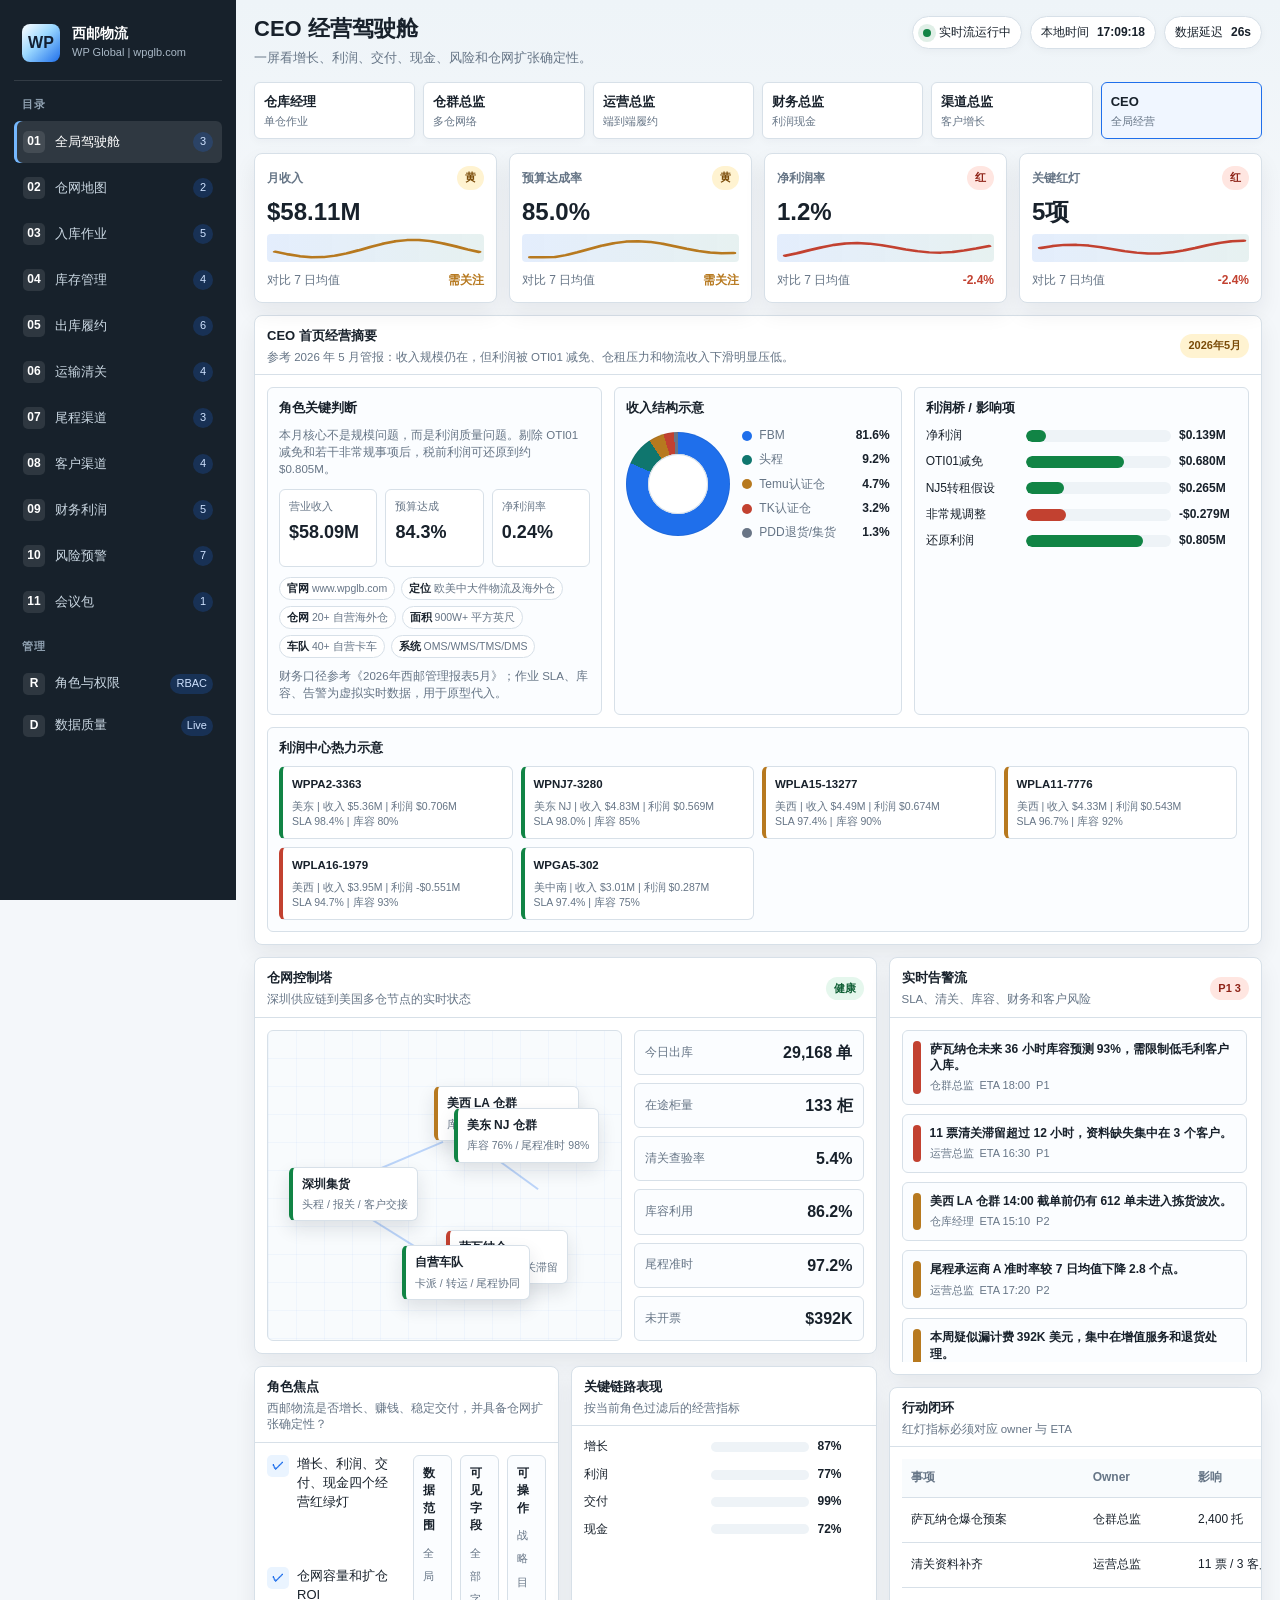
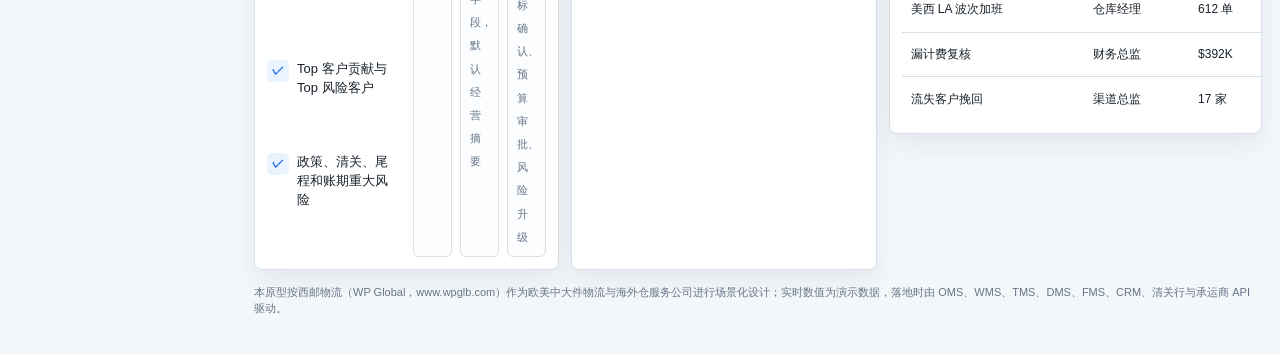
<file: index.html>
<!doctype html>
<html lang="zh-CN">
<head>
  <meta charset="utf-8">
  <meta name="viewport" content="width=device-width, initial-scale=1">
  <title>西邮物流全业务实时看板原型</title>
  <style>
    :root {
      --bg: #f4f7fa;
      --surface: #ffffff;
      --surface-2: #eef3f7;
      --ink: #18212b;
      --muted: #667586;
      --line: #d7e0e8;
      --blue: #1f6feb;
      --teal: #0f766e;
      --green: #118445;
      --amber: #b7791f;
      --red: #c24130;
      --cyan: #087ea4;
      --shadow: 0 10px 22px rgba(23, 34, 48, 0.07);
      font-family: Inter, "SF Pro Display", "PingFang SC", "Microsoft YaHei", Arial, sans-serif;
    }

    * {
      box-sizing: border-box;
    }

    body {
      margin: 0;
      background:
        linear-gradient(180deg, #eef4f8 0, #f4f7fa 240px, #f4f7fa 100%);
      color: var(--ink);
      min-height: 100vh;
      line-height: 1.45;
    }

    button,
    input,
    select {
      font: inherit;
    }

    .app {
      display: grid;
      grid-template-columns: 236px minmax(0, 1fr);
      min-height: 100vh;
    }

    .sidebar {
      background: #17212b;
      color: #dce6ee;
      padding: 20px 14px;
      position: sticky;
      top: 0;
      height: 100vh;
      overflow: auto;
    }

    .brand {
      display: flex;
      gap: 12px;
      align-items: center;
      padding: 4px 8px 18px;
      border-bottom: 1px solid rgba(255, 255, 255, 0.12);
      margin-bottom: 14px;
    }

    .brand-mark {
      width: 38px;
      height: 38px;
      border-radius: 8px;
      background: linear-gradient(135deg, #ffffff 0%, #9bd8ff 45%, #1f6feb 100%);
      display: grid;
      place-items: center;
      color: #122033;
      font-weight: 900;
      letter-spacing: 0;
    }

    .brand-title {
      font-size: 14px;
      font-weight: 800;
      line-height: 1.2;
      color: #ffffff;
    }

    .brand-subtitle {
      margin-top: 3px;
      font-size: 11px;
      color: #a9b8c6;
    }

    .nav-section {
      margin: 16px 0 8px;
      padding: 0 8px;
      color: #91a2b2;
      font-size: 11px;
      font-weight: 700;
      letter-spacing: 0.08em;
      text-transform: uppercase;
    }

    .nav-list {
      display: grid;
      gap: 4px;
    }

    .nav-item {
      width: 100%;
      border: 0;
      border-radius: 6px;
      background: transparent;
      color: #cbd8e3;
      display: grid;
      grid-template-columns: 24px minmax(0, 1fr) auto;
      align-items: center;
      gap: 8px;
      padding: 10px 9px;
      cursor: pointer;
      text-align: left;
    }

    .nav-item:hover,
    .nav-item.active {
      background: rgba(255, 255, 255, 0.1);
      color: #ffffff;
    }

    .nav-item.active {
      box-shadow: inset 3px 0 0 #75b8ff;
    }

    .nav-icon {
      width: 22px;
      height: 22px;
      border-radius: 5px;
      display: grid;
      place-items: center;
      background: rgba(255, 255, 255, 0.1);
      color: #ffffff;
      font-size: 12px;
      font-weight: 800;
    }

    .nav-label {
      min-width: 0;
      white-space: nowrap;
      overflow: hidden;
      text-overflow: ellipsis;
      font-size: 13px;
    }

    .nav-badge {
      min-width: 20px;
      padding: 2px 6px;
      border-radius: 999px;
      background: rgba(31, 111, 235, 0.22);
      color: #cfe2ff;
      font-size: 11px;
      text-align: center;
    }

    .content {
      min-width: 0;
      padding: 16px 18px 26px;
    }

    .topbar {
      display: flex;
      justify-content: space-between;
      gap: 16px;
      align-items: flex-start;
      margin-bottom: 14px;
    }

    .title-block h1 {
      margin: 0;
      font-size: 22px;
      line-height: 1.2;
      font-weight: 850;
      letter-spacing: 0;
    }

    .title-block p {
      margin: 6px 0 0;
      color: var(--muted);
      font-size: 13px;
      max-width: 760px;
      line-height: 1.5;
    }

    .live-strip {
      display: flex;
      flex-wrap: wrap;
      gap: 8px;
      justify-content: flex-end;
    }

    .pill {
      min-height: 32px;
      display: inline-flex;
      gap: 8px;
      align-items: center;
      border: 1px solid var(--line);
      border-radius: 999px;
      background: var(--surface);
      color: var(--ink);
      padding: 7px 10px;
      font-size: 12px;
      box-shadow: 0 2px 8px rgba(23, 34, 48, 0.04);
      white-space: nowrap;
    }

    .dot {
      width: 8px;
      height: 8px;
      border-radius: 50%;
      background: var(--green);
      box-shadow: 0 0 0 5px rgba(17, 132, 69, 0.13);
    }

    .role-tabs {
      display: grid;
      grid-template-columns: repeat(6, minmax(100px, 1fr));
      gap: 8px;
      margin-bottom: 14px;
    }

    .role-btn {
      border: 1px solid var(--line);
      background: var(--surface);
      color: var(--ink);
      border-radius: 6px;
      padding: 10px 9px;
      min-height: 52px;
      cursor: pointer;
      text-align: left;
      display: grid;
      gap: 3px;
      box-shadow: 0 3px 9px rgba(23, 34, 48, 0.03);
    }

    .role-btn:hover,
    .role-btn.active {
      border-color: var(--blue);
      background: #f0f6ff;
    }

    .role-name {
      font-size: 13px;
      font-weight: 800;
    }

    .role-scope {
      font-size: 11px;
      color: var(--muted);
      white-space: normal;
      overflow: hidden;
      text-overflow: ellipsis;
      line-height: 1.25;
    }

    .grid {
      display: grid;
      gap: 12px;
    }

    .grid.kpis {
      grid-template-columns: repeat(4, minmax(146px, 1fr));
    }

    .grid.main {
      grid-template-columns: minmax(0, 1.25fr) minmax(330px, 0.75fr);
      align-items: start;
      margin-top: 12px;
    }

    .grid.two {
      grid-template-columns: repeat(2, minmax(0, 1fr));
    }

    .card {
      background: var(--surface);
      border: 1px solid var(--line);
      border-radius: 8px;
      box-shadow: var(--shadow);
      min-width: 0;
      transition: transform 0.16s ease, border-color 0.16s ease, box-shadow 0.16s ease;
    }

    .card:hover {
      border-color: #bed0df;
      box-shadow: 0 12px 28px rgba(23, 34, 48, 0.09);
      transform: translateY(-1px);
    }

    .card-head {
      padding: 11px 12px 9px;
      border-bottom: 1px solid var(--line);
      display: flex;
      gap: 10px;
      align-items: center;
      justify-content: space-between;
    }

    .card-title {
      font-size: 13px;
      font-weight: 850;
      margin: 0;
    }

    .card-subtitle {
      margin: 3px 0 0;
      font-size: 11.5px;
      color: var(--muted);
    }

    .card-body {
      padding: 12px;
    }

    .kpi {
      padding: 12px;
      min-height: 116px;
      display: grid;
      gap: 10px;
    }

    .kpi-top {
      display: flex;
      justify-content: space-between;
      gap: 8px;
      align-items: center;
    }

    .kpi-label {
      font-size: 12px;
      color: var(--muted);
      font-weight: 700;
    }

    .kpi-value {
      font-size: 24px;
      font-weight: 900;
      letter-spacing: 0;
      line-height: 1;
    }

    .kpi-foot {
      display: flex;
      align-items: center;
      justify-content: space-between;
      gap: 8px;
      font-size: 12px;
      color: var(--muted);
    }

    .trend {
      font-weight: 850;
    }

    .trend.good {
      color: var(--green);
    }

    .trend.warn {
      color: var(--amber);
    }

    .trend.bad {
      color: var(--red);
    }

    .spark {
      width: 100%;
      height: 28px;
      border-radius: 4px;
      background: linear-gradient(90deg, rgba(31, 111, 235, 0.12), rgba(15, 118, 110, 0.1));
      overflow: hidden;
      position: relative;
    }

    .spark svg {
      width: 100%;
      height: 100%;
      display: block;
    }

    .map-wrap {
      display: grid;
      grid-template-columns: minmax(0, 1fr) 230px;
      gap: 12px;
      align-items: stretch;
    }

    .network-map {
      min-height: 304px;
      border: 1px solid var(--line);
      background:
        linear-gradient(90deg, rgba(31, 111, 235, 0.04) 1px, transparent 1px),
        linear-gradient(0deg, rgba(31, 111, 235, 0.04) 1px, transparent 1px),
        #f8fbfd;
      background-size: 28px 28px;
      border-radius: 6px;
      position: relative;
      overflow: hidden;
    }

    .lane {
      position: absolute;
      height: 2px;
      background: rgba(31, 111, 235, 0.28);
      transform-origin: 0 50%;
    }

    .lane::after {
      content: "";
      position: absolute;
      width: 8px;
      height: 8px;
      border-radius: 50%;
      background: var(--blue);
      top: -3px;
      left: 0;
      animation: move-dot 4.8s linear infinite;
    }

    @keyframes move-dot {
      from { left: 4%; opacity: 0.2; }
      18% { opacity: 1; }
      to { left: 96%; opacity: 0.2; }
    }

    .node {
      position: absolute;
      min-width: 98px;
      border: 1px solid var(--line);
      background: var(--surface);
      border-radius: 6px;
      padding: 8px 9px;
      box-shadow: 0 8px 18px rgba(23, 34, 48, 0.12);
    }

    .node strong {
      display: block;
      font-size: 12px;
    }

    .node span {
      display: block;
      margin-top: 4px;
      font-size: 10.5px;
      color: var(--muted);
    }

    .node.good {
      border-left: 4px solid var(--green);
    }

    .node.warn {
      border-left: 4px solid var(--amber);
    }

    .node.bad {
      border-left: 4px solid var(--red);
    }

    .node.cn { left: 6%; top: 44%; }
    .node.la { left: 47%; top: 18%; }
    .node.nj { right: 6%; top: 25%; }
    .node.sav { right: 15%; bottom: 18%; }
    .node.air { left: 38%; bottom: 13%; }

    .map-side {
      display: grid;
      gap: 8px;
    }

    .mini-stat {
      border: 1px solid var(--line);
      background: #fbfdff;
      border-radius: 6px;
      padding: 10px;
      display: flex;
      justify-content: space-between;
      gap: 8px;
      align-items: center;
    }

    .mini-stat span {
      color: var(--muted);
      font-size: 12px;
    }

    .mini-stat strong {
      font-size: 16px;
    }

    .bar-list {
      display: grid;
      gap: 10px;
    }

    .bar-row {
      display: grid;
      grid-template-columns: 118px minmax(0, 1fr) 46px;
      gap: 9px;
      align-items: center;
      font-size: 12px;
    }

    .bar-track {
      height: 10px;
      border-radius: 999px;
      background: var(--surface-2);
      overflow: hidden;
    }

    .bar-fill {
      height: 100%;
      border-radius: inherit;
      background: var(--blue);
      width: 50%;
      transition: width 420ms ease;
    }

    .bar-fill.green {
      background: var(--green);
    }

    .bar-fill.amber {
      background: var(--amber);
    }

    .bar-fill.red {
      background: var(--red);
    }

    .table-wrap {
      overflow-x: auto;
    }

    table {
      width: 100%;
      border-collapse: collapse;
      font-size: 12px;
      min-width: 660px;
    }

    th,
    td {
      padding: 10px 9px;
      border-bottom: 1px solid var(--line);
      text-align: left;
      white-space: nowrap;
    }

    th {
      color: var(--muted);
      font-weight: 800;
      background: #f8fbfd;
    }

    tr:last-child td {
      border-bottom: 0;
    }

    .status {
      display: inline-flex;
      align-items: center;
      gap: 6px;
      padding: 4px 8px;
      border-radius: 999px;
      font-weight: 800;
      font-size: 11px;
    }

    .status.good {
      color: #0f5f35;
      background: #e5f7ed;
    }

    .status.warn {
      color: #7a4b08;
      background: #fff3d1;
    }

    .status.bad {
      color: #8f2418;
      background: #ffe6e1;
    }

    .feed {
      display: grid;
      gap: 9px;
      max-height: 332px;
      overflow: auto;
      padding-right: 2px;
    }

    .feed-item {
      display: grid;
      grid-template-columns: 8px minmax(0, 1fr);
      gap: 9px;
      border: 1px solid var(--line);
      border-radius: 6px;
      padding: 10px;
      background: #fbfdff;
    }

    .feed-mark {
      width: 8px;
      border-radius: 999px;
      background: var(--blue);
    }

    .feed-mark.warn {
      background: var(--amber);
    }

    .feed-mark.bad {
      background: var(--red);
    }

    .feed-title {
      font-size: 12px;
      font-weight: 850;
      line-height: 1.35;
    }

    .feed-meta {
      margin-top: 5px;
      display: flex;
      flex-wrap: wrap;
      gap: 6px;
      color: var(--muted);
      font-size: 11px;
    }

    .role-panel {
      display: grid;
      grid-template-columns: 1fr 1fr;
      gap: 12px;
    }

    .focus-list {
      margin: 0;
      padding: 0;
      list-style: none;
      display: grid;
      gap: 8px;
    }

    .focus-list li {
      display: grid;
      grid-template-columns: 22px minmax(0, 1fr);
      gap: 8px;
      align-items: start;
      font-size: 13px;
      line-height: 1.45;
    }

    .check {
      width: 22px;
      height: 22px;
      border-radius: 5px;
      display: grid;
      place-items: center;
      background: #eaf4ff;
      color: var(--blue);
      font-size: 12px;
      font-weight: 900;
    }

    .perm-grid {
      display: grid;
      grid-template-columns: repeat(3, minmax(0, 1fr));
      gap: 8px;
    }

    .perm {
      border: 1px solid var(--line);
      border-radius: 6px;
      padding: 9px;
      min-height: 82px;
      background: #fbfdff;
    }

    .perm strong {
      display: block;
      font-size: 12px;
      margin-bottom: 5px;
    }

    .perm span {
      color: var(--muted);
      font-size: 11px;
      line-height: 1.4;
    }

    .module-view {
      display: none;
      margin-top: 12px;
    }

    .module-view.active {
      display: block;
    }

    .module-grid {
      display: grid;
      grid-template-columns: repeat(3, minmax(0, 1fr));
      gap: 12px;
    }

    .module-card {
      border: 1px solid var(--line);
      background: #fbfdff;
      border-radius: 6px;
      padding: 12px;
      min-height: 136px;
      display: grid;
      align-content: space-between;
      gap: 12px;
    }

    .module-card h3 {
      margin: 0;
      font-size: 13px;
    }

    .module-card p {
      margin: 6px 0 0;
      color: var(--muted);
      font-size: 11.5px;
      line-height: 1.45;
    }

    .small-number {
      display: flex;
      justify-content: space-between;
      align-items: baseline;
      gap: 8px;
      border-top: 1px solid var(--line);
      padding-top: 10px;
    }

    .small-number strong {
      font-size: 19px;
    }

    .small-number span {
      color: var(--muted);
      font-size: 11px;
    }

    .home-insights {
      margin: 12px 0;
    }

    .brief-grid {
      display: grid;
      grid-template-columns: minmax(0, 1.05fr) minmax(230px, 0.9fr) minmax(0, 1.05fr);
      gap: 12px;
      align-items: stretch;
    }

    .brief-panel {
      border: 1px solid var(--line);
      border-radius: 6px;
      background: #fbfdff;
      padding: 11px;
      min-width: 0;
      display: grid;
      gap: 10px;
      align-content: start;
    }

    .brief-panel h3 {
      margin: 0;
      font-size: 13px;
      line-height: 1.35;
    }

    .brief-panel p {
      margin: 0;
      color: var(--muted);
      font-size: 11.5px;
      line-height: 1.5;
    }

    .brief-callouts {
      display: grid;
      grid-template-columns: repeat(3, minmax(0, 1fr));
      gap: 8px;
    }

    .brief-callout {
      border: 1px solid var(--line);
      border-radius: 6px;
      background: var(--surface);
      padding: 9px;
      min-height: 78px;
    }

    .brief-callout span {
      display: block;
      color: var(--muted);
      font-size: 11px;
    }

    .brief-callout strong {
      display: block;
      margin-top: 8px;
      font-size: 18px;
      line-height: 1;
    }

    .donut-wrap {
      display: grid;
      grid-template-columns: 104px minmax(0, 1fr);
      gap: 12px;
      align-items: center;
    }

    .donut {
      width: 104px;
      aspect-ratio: 1;
      border-radius: 50%;
      background: conic-gradient(var(--blue) 0 var(--p1), var(--teal) var(--p1) var(--p2), var(--amber) var(--p2) var(--p3), var(--red) var(--p3) 100%);
      position: relative;
      box-shadow: inset 0 0 0 1px rgba(23, 34, 48, 0.08);
    }

    .donut::after {
      content: "";
      position: absolute;
      inset: 22px;
      border-radius: 50%;
      background: var(--surface);
      box-shadow: inset 0 0 0 1px var(--line);
    }

    .legend {
      display: grid;
      gap: 7px;
      min-width: 0;
    }

    .legend-row {
      display: grid;
      grid-template-columns: 10px minmax(0, 1fr) auto;
      gap: 7px;
      align-items: center;
      font-size: 12px;
    }

    .legend-dot {
      width: 10px;
      height: 10px;
      border-radius: 50%;
      background: var(--blue);
    }

    .legend-row span:nth-child(2) {
      min-width: 0;
      white-space: nowrap;
      overflow: hidden;
      text-overflow: ellipsis;
      color: var(--muted);
    }

    .waterfall {
      display: grid;
      gap: 9px;
    }

    .waterfall-row {
      display: grid;
      grid-template-columns: 92px minmax(0, 1fr) 58px;
      align-items: center;
      gap: 8px;
      font-size: 12px;
    }

    .waterfall-track {
      height: 12px;
      border-radius: 999px;
      background: var(--surface-2);
      overflow: hidden;
    }

    .waterfall-fill {
      display: block;
      height: 100%;
      width: var(--w);
      border-radius: inherit;
      background: var(--green);
      transform-origin: left center;
    }

    .waterfall-fill.neg {
      background: var(--red);
    }

    .warehouse-heat {
      display: grid;
      grid-template-columns: repeat(4, minmax(0, 1fr));
      gap: 8px;
    }

    .warehouse-tile {
      border: 1px solid var(--line);
      border-left: 4px solid var(--green);
      border-radius: 6px;
      background: var(--surface);
      padding: 9px;
      min-height: 72px;
    }

    .warehouse-tile.warn {
      border-left-color: var(--amber);
    }

    .warehouse-tile.bad {
      border-left-color: var(--red);
    }

    .warehouse-tile strong {
      display: block;
      font-size: 11.5px;
      margin-bottom: 6px;
    }

    .warehouse-tile span {
      display: block;
      color: var(--muted);
      font-size: 10.5px;
      line-height: 1.45;
    }

    .source-line {
      color: var(--muted);
      font-size: 11px;
      line-height: 1.45;
    }

    .fact-strip {
      display: flex;
      flex-wrap: wrap;
      gap: 6px;
    }

    .fact-chip {
      border: 1px solid var(--line);
      border-radius: 999px;
      background: var(--surface);
      color: var(--muted);
      padding: 4px 7px;
      font-size: 10.5px;
      line-height: 1.25;
    }

    .fact-chip strong {
      color: var(--ink);
      font-weight: 800;
    }

    .module-detail {
      margin-top: 12px;
      display: grid;
      gap: 12px;
    }

    .detail-header {
      border: 1px solid var(--line);
      border-radius: 6px;
      background: linear-gradient(135deg, #ffffff 0%, #f4f9fd 100%);
      padding: 12px;
      display: grid;
      grid-template-columns: minmax(0, 1fr) auto;
      gap: 12px;
      align-items: center;
    }

    .detail-header h3 {
      margin: 0;
      font-size: 14px;
    }

    .detail-header p {
      margin: 5px 0 0;
      color: var(--muted);
      font-size: 12px;
      line-height: 1.5;
    }

    .detail-tags {
      display: flex;
      flex-wrap: wrap;
      justify-content: flex-end;
      gap: 6px;
    }

    .detail-tag {
      border: 1px solid var(--line);
      border-radius: 999px;
      background: var(--surface);
      color: var(--muted);
      padding: 5px 8px;
      font-size: 11px;
      white-space: nowrap;
    }

    .detail-grid {
      display: grid;
      grid-template-columns: 1fr 1fr;
      gap: 12px;
    }

    .detail-section {
      border: 1px solid var(--line);
      border-radius: 6px;
      background: #fbfdff;
      padding: 12px;
      min-width: 0;
      box-shadow: 0 4px 12px rgba(23, 34, 48, 0.035);
    }

    .detail-section h4 {
      margin: 0 0 10px;
      font-size: 13px;
    }

    .metric-strip {
      display: grid;
      grid-template-columns: repeat(3, minmax(0, 1fr));
      gap: 8px;
    }

    .metric-tile {
      border: 1px solid var(--line);
      border-radius: 6px;
      background: var(--surface);
      padding: 9px;
      min-height: 76px;
    }

    .metric-tile span {
      color: var(--muted);
      font-size: 11px;
    }

    .metric-tile strong {
      display: block;
      margin-top: 8px;
      font-size: 18px;
      line-height: 1;
    }

    .page-list,
    .action-list {
      margin: 0;
      padding: 0;
      list-style: none;
      display: grid;
      gap: 8px;
    }

    .page-list li,
    .action-list li {
      border: 1px solid var(--line);
      border-radius: 6px;
      background: var(--surface);
      padding: 9px;
      display: grid;
      gap: 4px;
    }

    .page-list strong,
    .action-list strong {
      font-size: 12px;
    }

    .page-list span,
    .action-list span {
      color: var(--muted);
      font-size: 11px;
      line-height: 1.4;
    }

    .page-tree {
      display: grid;
      gap: 10px;
    }

    .tree-card {
      border: 1px solid var(--line);
      border-top: 3px solid #9bc2ee;
      border-radius: 6px;
      background: var(--surface);
      overflow: hidden;
      box-shadow: 0 3px 12px rgba(23, 34, 48, 0.035);
    }

    .tree-head {
      padding: 10px;
      background: linear-gradient(180deg, #f8fbfd 0, #ffffff 100%);
      border-bottom: 1px solid var(--line);
      display: grid;
      grid-template-columns: minmax(0, 1fr) auto;
      gap: 10px;
      align-items: center;
    }

    .tree-head strong {
      font-size: 13px;
      line-height: 1.3;
    }

    .tree-head span {
      color: var(--muted);
      font-size: 11px;
      white-space: normal;
      text-align: right;
    }

    .tree-body {
      padding: 10px;
      display: grid;
      grid-template-columns: minmax(0, 1fr) minmax(168px, 0.55fr);
      gap: 10px;
    }

    .lens-strip {
      grid-column: 1 / -1;
      display: flex;
      flex-wrap: wrap;
      gap: 6px;
      padding-bottom: 2px;
    }

    .lens-chip {
      border: 1px solid #d7e6f3;
      border-radius: 999px;
      background: #f5faff;
      color: #506275;
      padding: 4px 7px;
      font-size: 10.5px;
      line-height: 1.2;
      white-space: nowrap;
    }

    .lens-chip strong {
      color: var(--blue);
      margin-right: 4px;
    }

    .drill-list {
      margin: 0;
      padding: 0;
      list-style: none;
      display: grid;
      gap: 6px;
    }

    .drill-list li {
      display: grid;
      grid-template-columns: 20px minmax(0, 1fr);
      gap: 7px;
      align-items: start;
      color: var(--ink);
      font-size: 12px;
      line-height: 1.35;
    }

    .drill-content {
      display: grid;
      gap: 3px;
      min-width: 0;
    }

    .drill-title {
      overflow-wrap: anywhere;
    }

    .drill-metric {
      color: var(--muted);
      font-size: 10.5px;
      font-style: normal;
      line-height: 1.3;
    }

    .drill-index {
      width: 20px;
      height: 20px;
      border-radius: 5px;
      background: #eaf4ff;
      color: var(--blue);
      display: grid;
      place-items: center;
      font-size: 10px;
      font-weight: 900;
    }

    .tree-meta {
      border-left: 1px solid var(--line);
      padding-left: 10px;
      display: grid;
      gap: 8px;
      align-content: start;
      color: var(--muted);
      font-size: 11px;
      line-height: 1.45;
    }

    .tree-meta strong {
      color: var(--ink);
      font-size: 12px;
    }

    .source-link-list {
      display: grid;
      grid-template-columns: repeat(3, minmax(0, 1fr));
      gap: 8px;
    }

    .source-link {
      border: 1px solid var(--line);
      border-radius: 6px;
      background: #ffffff;
      color: var(--ink);
      padding: 9px;
      text-decoration: none;
      display: grid;
      gap: 4px;
      min-height: 66px;
    }

    .source-link:hover {
      border-color: var(--blue);
      background: #f5faff;
    }

    .source-link span {
      color: var(--muted);
      font-size: 10.5px;
    }

    .source-link strong {
      color: var(--blue);
      font-size: 11.5px;
      line-height: 1.35;
    }

    .finance-diagnostics {
      display: grid;
      gap: 12px;
    }

    .diagnostic-grid {
      display: grid;
      grid-template-columns: repeat(4, minmax(0, 1fr));
      gap: 8px;
    }

    .diagnostic-card {
      border: 1px solid var(--line);
      border-radius: 6px;
      background: var(--surface);
      padding: 10px;
      min-height: 108px;
      display: grid;
      gap: 7px;
      align-content: start;
    }

    .diagnostic-card strong {
      font-size: 12px;
      line-height: 1.35;
    }

    .diagnostic-card span {
      color: var(--muted);
      font-size: 10.5px;
      line-height: 1.45;
    }

    .benchmark-table {
      width: 100%;
      min-width: 780px;
      border-collapse: collapse;
      font-size: 11.5px;
    }

    .benchmark-table th,
    .benchmark-table td {
      padding: 8px 7px;
      border-bottom: 1px solid var(--line);
      white-space: normal;
      vertical-align: top;
    }

    .benchmark-table th {
      background: #f8fbfd;
      color: var(--muted);
      font-weight: 850;
    }

    .gap-bad {
      color: var(--red);
      font-weight: 850;
    }

    .gap-warn {
      color: var(--amber);
      font-weight: 850;
    }

    .gap-good {
      color: var(--green);
      font-weight: 850;
    }

    .finance-note {
      color: var(--muted);
      font-size: 11px;
      line-height: 1.45;
    }

    .flow-line {
      display: grid;
      grid-template-columns: repeat(5, minmax(0, 1fr));
      gap: 8px;
    }

    .flow-step {
      border: 1px solid var(--line);
      border-radius: 6px;
      background: var(--surface);
      padding: 9px;
      min-height: 62px;
    }

    .flow-step strong {
      display: block;
      font-size: 12px;
      margin-bottom: 6px;
    }

    .flow-step span {
      color: var(--muted);
      font-size: 11px;
    }

    .footer-note {
      margin-top: 14px;
      color: var(--muted);
      font-size: 11px;
      line-height: 1.5;
    }

    @media (max-width: 1180px) {
      .role-tabs {
        grid-template-columns: repeat(3, minmax(120px, 1fr));
      }

      .grid.kpis,
      .module-grid {
        grid-template-columns: repeat(2, minmax(0, 1fr));
      }

      .grid.main,
      .role-panel,
      .map-wrap {
        grid-template-columns: 1fr;
      }

      .map-side {
        grid-template-columns: repeat(3, minmax(0, 1fr));
      }

      .warehouse-heat {
        grid-template-columns: repeat(2, minmax(0, 1fr));
      }
    }

    @media (max-width: 780px) {
      .app {
        grid-template-columns: 1fr;
      }

      .sidebar {
        position: relative;
        height: auto;
      }

      .content {
        padding: 14px;
      }

      .topbar {
        display: grid;
      }

      .live-strip {
        justify-content: flex-start;
      }

      .role-tabs,
      .grid.kpis,
      .grid.two,
      .module-grid,
      .brief-grid,
      .detail-grid,
      .metric-strip,
      .flow-line,
      .tree-body,
      .diagnostic-grid,
      .source-link-list,
      .map-side,
      .perm-grid {
        grid-template-columns: 1fr;
      }

      .detail-header {
        grid-template-columns: 1fr;
      }

      .detail-tags {
        justify-content: flex-start;
      }

      .tree-meta {
        border-left: 0;
        border-top: 1px solid var(--line);
        padding-left: 0;
        padding-top: 10px;
      }

      .brief-callouts,
      .donut-wrap,
      .warehouse-heat {
        grid-template-columns: 1fr;
      }

      .network-map {
        min-height: 420px;
      }

      .node {
        min-width: 122px;
      }

      .node.cn { left: 6%; top: 40%; }
      .node.la { left: 45%; top: 8%; }
      .node.nj { right: 4%; top: 34%; }
      .node.sav { right: 9%; bottom: 15%; }
      .node.air { left: 22%; bottom: 8%; }
    }
  </style>
</head>
<body>
  <div class="app">
    <aside class="sidebar">
      <div class="brand">
        <div class="brand-mark">WP</div>
        <div>
          <div class="brand-title">西邮物流</div>
          <div class="brand-subtitle">WP Global | wpglb.com</div>
        </div>
      </div>

      <div class="nav-section">目录</div>
      <div class="nav-list" id="navList"></div>

      <div class="nav-section">管理</div>
      <button class="nav-item" data-module="permissions">
        <span class="nav-icon">R</span>
        <span class="nav-label">角色与权限</span>
        <span class="nav-badge">RBAC</span>
      </button>
      <button class="nav-item" data-module="quality">
        <span class="nav-icon">D</span>
        <span class="nav-label">数据质量</span>
        <span class="nav-badge">Live</span>
      </button>
    </aside>

    <main class="content">
      <header class="topbar">
        <div class="title-block">
          <h1 id="pageTitle">西邮物流全业务实时看板</h1>
          <p id="pageSubtitle">面向欧美中大件物流和海外仓网络的管理控制塔，覆盖头程、清关、仓储、尾程、自营车队、退货、计费和利润。</p>
        </div>
        <div class="live-strip">
          <div class="pill"><span class="dot"></span><span>实时流运行中</span></div>
          <div class="pill">本地时间 <strong id="clock">--:--:--</strong></div>
          <div class="pill">数据延迟 <strong id="latency">18s</strong></div>
        </div>
      </header>

      <section class="role-tabs" id="roleTabs"></section>

      <section class="grid kpis" id="kpiGrid"></section>

      <section class="home-insights" id="homeInsights"></section>

      <section class="grid main">
        <div class="grid">
          <article class="card">
            <div class="card-head">
              <div>
                <h2 class="card-title">仓网控制塔</h2>
                <p class="card-subtitle">深圳供应链到美国多仓节点的实时状态</p>
              </div>
              <span class="status good" id="networkStatus">健康</span>
            </div>
            <div class="card-body">
              <div class="map-wrap">
                <div class="network-map" aria-label="西邮物流仓网示意">
                  <div class="lane" style="left: 20%; top: 50%; width: 32%; transform: rotate(-23deg);"></div>
                  <div class="lane" style="left: 54%; top: 28%; width: 31%; transform: rotate(8deg); animation-delay: .8s;"></div>
                  <div class="lane" style="left: 54%; top: 32%; width: 28%; transform: rotate(36deg); animation-delay: 1.3s;"></div>
                  <div class="lane" style="left: 20%; top: 54%; width: 29%; transform: rotate(32deg); animation-delay: 1.9s;"></div>
                  <div class="node cn good"><strong>深圳集货</strong><span>头程 / 报关 / 客户交接</span></div>
                  <div class="node la warn"><strong>美西 LA 仓群</strong><span id="laNode">库容 88% / 出库 96%</span></div>
                  <div class="node nj good"><strong>美东 NJ 仓群</strong><span id="njNode">库容 74% / 出库 98%</span></div>
                  <div class="node sav bad"><strong>萨瓦纳仓</strong><span id="savNode">库容 91% / 清关滞留</span></div>
                  <div class="node air good"><strong>自营车队</strong><span>卡派 / 转运 / 尾程协同</span></div>
                </div>
                <div class="map-side" id="mapStats"></div>
              </div>
            </div>
          </article>

          <div class="grid two">
            <article class="card">
              <div class="card-head">
                <div>
                  <h2 class="card-title">角色焦点</h2>
                  <p class="card-subtitle" id="roleQuestion">当前角色的核心经营问题</p>
                </div>
              </div>
              <div class="card-body">
                <div class="role-panel">
                  <ul class="focus-list" id="focusList"></ul>
                  <div class="perm-grid" id="rolePerms"></div>
                </div>
              </div>
            </article>

            <article class="card">
              <div class="card-head">
                <div>
                  <h2 class="card-title">关键链路表现</h2>
                  <p class="card-subtitle">按当前角色过滤后的经营指标</p>
                </div>
              </div>
              <div class="card-body">
                <div class="bar-list" id="barList"></div>
              </div>
            </article>
          </div>

          <article class="card module-view" id="moduleView">
            <div class="card-head">
              <div>
                <h2 class="card-title" id="moduleTitle">全局驾驶舱</h2>
                <p class="card-subtitle" id="moduleSubtitle">实时红黄绿灯与行动闭环</p>
              </div>
              <span class="status warn" id="moduleBadge">3 项预警</span>
            </div>
            <div class="card-body">
              <div class="module-grid" id="moduleCards"></div>
              <div class="module-detail" id="moduleDetail"></div>
            </div>
          </article>
        </div>

        <div class="grid">
          <article class="card">
            <div class="card-head">
              <div>
                <h2 class="card-title">实时告警流</h2>
                <p class="card-subtitle">SLA、清关、库容、财务和客户风险</p>
              </div>
              <span class="status bad" id="alertCount">P1 2</span>
            </div>
            <div class="card-body">
              <div class="feed" id="alertFeed"></div>
            </div>
          </article>

          <article class="card">
            <div class="card-head">
              <div>
                <h2 class="card-title">行动闭环</h2>
                <p class="card-subtitle">红灯指标必须对应 owner 与 ETA</p>
              </div>
            </div>
            <div class="card-body table-wrap">
              <table>
                <thead>
                  <tr>
                    <th>事项</th>
                    <th>Owner</th>
                    <th>影响</th>
                    <th>ETA</th>
                    <th>状态</th>
                  </tr>
                </thead>
                <tbody id="actionRows"></tbody>
              </table>
            </div>
          </article>
        </div>
      </section>

      <p class="footer-note">本原型按西邮物流（WP Global，www.wpglb.com）作为欧美中大件物流与海外仓服务公司进行场景化设计；实时数值为演示数据，落地时由 OMS、WMS、TMS、DMS、FMS、CRM、清关行与承运商 API 驱动。</p>
    </main>
  </div>

  <script>
    const roles = {
      warehouse: {
        name: "仓库经理",
        scope: "单仓作业",
        title: "仓库经理实时作业看板",
        subtitle: "聚焦本仓入库、上架、出库、库容、人效和异常处理。",
        question: "本仓今天能否按 SLA 完成作业？",
        kpis: [
          ["仓储毛利率", -32.1, "%", "bad"],
          ["操作毛利率", 24.8, "%", "good"],
          ["库容利用率", 88.6, "%", "warn"],
          ["待处理异常", 38, "单", "bad"]
        ],
        focus: ["截单前风险订单与波次积压", "卸柜、收货、上架的队列时长", "库位拥堵、库容爆仓和临时人力需求", "破损、短少、错发、承运商未揽收"],
        perms: [
          ["数据范围", "本仓、当班、负责客户"],
          ["可见字段", "作业、人效、库容、异常"],
          ["可操作", "调整波次、登记异常、升级告警"]
        ],
        bars: [["收货完成", 82], ["上架 SLA", 94], ["拣配完成", 88], ["尾程交接", 96]]
      },
      cluster: {
        name: "仓群总监",
        scope: "多仓网络",
        title: "仓群总监仓网运营看板",
        subtitle: "比较多仓产能、SLA、人效和跨仓资源调度。",
        question: "多仓是否均衡，哪里需要调拨或限流？",
        kpis: [
          ["仓群出库 SLA", 97.1, "%", "good"],
          ["亏损利润中心", 2, "个", "bad"],
          ["跨仓缺货 SKU", 146, "个", "warn"],
          ["Top仓收入", 5.36, "M$", "good"]
        ],
        focus: ["各仓库容、人效、异常率横向对比", "未来 7/14/30 天容量预测", "客户库存分布与跨仓调拨建议", "临时人力、班次和入库预约协调"],
        perms: [
          ["数据范围", "指定仓群/区域"],
          ["可见字段", "仓级成本、SLA、人效"],
          ["可操作", "跨仓调度建议、重大异常升级"]
        ],
        bars: [["美西 LA 仓群", 91], ["美东 NJ 仓群", 76], ["萨瓦纳仓", 89], ["自营车队", 64]]
      },
      operations: {
        name: "运营总监",
        scope: "端到端履约",
        title: "运营总监全链路控制塔",
        subtitle: "监控头程、清关、仓内、尾程、退货和客户 SLA。",
        question: "服务承诺是否稳定，哪些链路正在破坏 SLA？",
        kpis: [
          ["端到端准时率", 94.7, "%", "warn"],
          ["物流收入", 34.37, "M$", "warn"],
          ["物流订单环比", -6.2, "%", "bad"],
          ["P1 事故", 2, "个", "bad"]
        ],
        focus: ["头程、清关、仓内、尾程的实时断点", "客户 SLA 热力图和风险客户排行", "承运商延误、重派、赔付和异常件", "事故指挥台与跨部门行动闭环"],
        perms: [
          ["数据范围", "全业务运营链路"],
          ["可见字段", "客户 SLA、运输、清关、成本汇总"],
          ["可操作", "建立事故、调整服务优先级"]
        ],
        bars: [["头程 ETA", 92], ["清关释放", 87], ["仓内履约", 96], ["尾程签收", 95]]
      },
      finance: {
        name: "财务总监",
        scope: "利润现金",
        title: "财务总监利润与现金看板",
        subtitle: "追踪收入、成本、毛利、未开票、应收和漏计费。",
        question: "业务增长是否转化为利润和现金？",
        kpis: [
          ["本月收入", 58.09, "M$", "warn"],
          ["综合毛利率", 8.64, "%", "bad"],
          ["净利润", 0.139, "M$", "bad"],
          ["销售减免", 1.59, "M$", "bad"]
        ],
        focus: ["收入、成本、毛利和单票利润", "未开票、漏计费、账单争议", "应收账龄、信用额度和现金回款", "客户、渠道、仓库、服务项贡献毛利"],
        perms: [
          ["数据范围", "全公司财务与业务明细"],
          ["可见字段", "合同价、成本价、毛利、应收"],
          ["可操作", "账单复核、信用预警、费用锁定"]
        ],
        bars: [["操作费毛利", 22], ["仓储费毛利", 31], ["尾程毛利", 12], ["头程毛利", 16]]
      },
      channel: {
        name: "渠道总监",
        scope: "客户增长",
        title: "渠道总监客户与产品线看板",
        subtitle: "洞察客户增长、渠道贡献、容量售卖和客户健康。",
        question: "哪些渠道和客户值得继续投入？",
        kpis: [
          ["FBM收入", 47.39, "M$", "warn"],
          ["Temu收入", 2.74, "M$", "good"],
          ["TK环比增长", 21.4, "%", "good"],
          ["流失风险客户", 17, "家", "warn"]
        ],
        focus: ["渠道收入、客户新增和续约风险", "客户健康分、投诉与服务体验", "价格折扣、容量预留和贡献毛利", "海外仓、退货、头程、清关产品组合"],
        perms: [
          ["数据范围", "客户、渠道、产品线"],
          ["可见字段", "收入、贡献毛利、SLA"],
          ["可操作", "客户分层、续约处理、容量申请"]
        ],
        bars: [["平台卖家", 88], ["独立站客户", 73], ["品牌出海", 69], ["退货服务", 58]]
      },
      ceo: {
        name: "CEO",
        scope: "全局经营",
        title: "CEO 经营驾驶舱",
        subtitle: "一屏看增长、利润、交付、现金、风险和仓网扩张确定性。",
        question: "西邮物流是否增长、赚钱、稳定交付，并具备仓网扩张确定性？",
        kpis: [
          ["月收入", 58.09, "M$", "warn"],
          ["预算达成率", 84.3, "%", "warn"],
          ["净利润率", 0.24, "%", "bad"],
          ["关键红灯", 4, "项", "bad"]
        ],
        focus: ["增长、利润、交付、现金四个经营红绿灯", "仓网容量和扩仓 ROI", "Top 客户贡献与 Top 风险客户", "政策、清关、尾程和账期重大风险"],
        perms: [
          ["数据范围", "全局"],
          ["可见字段", "全部字段，默认经营摘要"],
          ["可操作", "战略目标确认、预算审批、风险升级"]
        ],
        bars: [["增长", 86], ["利润", 74], ["交付", 95], ["现金", 68]]
      }
    };

    const modules = [
      ["global", "全局驾驶舱", "CEO 总览、经营红黄绿灯、今日关键风险", 3],
      ["network", "仓网地图", "美国多仓节点、仓群对比和容量预测", 2],
      ["inbound", "入库作业", "预约、到柜、卸柜、收货、上架", 5],
      ["inventory", "库存管理", "准确率、库龄、滞销、缺货、库位热力", 4],
      ["outbound", "出库履约", "订单池、波次、拣配、包装、交接", 6],
      ["customs", "运输清关", "头程、清关、查验、拖车、异常", 4],
      ["lastmile", "尾程渠道", "承运商 SLA、成本、异常件、签收", 3],
      ["customers", "客户渠道", "客户健康、渠道收入、增长、流失风险", 4],
      ["finance", "财务利润", "收入、成本、毛利、应收、漏计费", 5],
      ["risk", "风险预警", "SLA、库容、清关、政策、现金、客户", 7],
      ["meeting", "会议包", "日运营会、周经营会、月度董事会", 1]
    ];

    const reportData = {
      month: "2026年5月",
      revenue: 58.09,
      budgetRate: 84.3,
      grossMargin: 8.64,
      netProfit: 0.139,
      netMargin: 0.24,
      normalizedProfit: 0.805,
      oTiDiscount: 0.680,
      warehouseRentDiscount: 0.518,
      logisticsDiscount: 0.160,
      nj5IdleRent: 0.290,
      operationsCostRate: 7.23,
      expenseRate: 1.10,
      logisticsOrderDrop: -6.2,
      logisticsRevenueDrop: -0.905,
      fedexPriceImpact: -0.140,
      mix: [
        ["FBM", 47.39, "var(--blue)"],
        ["头程", 5.34, "var(--teal)"],
        ["Temu认证仓", 2.74, "var(--amber)"],
        ["TK认证仓", 1.85, "var(--red)"],
        ["PDD退货/集货", 0.77, "#697586"]
      ],
      warehouseCenters: [
        { code: "WPPA2-3363", region: "美东", revenue: 5.36, profit: 0.706, sla: 98.2, capacity: 78, status: "good" },
        { code: "WPNJ7-3280", region: "美东 NJ", revenue: 4.83, profit: 0.569, sla: 97.6, capacity: 83, status: "good" },
        { code: "WPLA15-13277", region: "美西", revenue: 4.49, profit: 0.674, sla: 96.8, capacity: 88, status: "warn" },
        { code: "WPLA11-7776", region: "美西", revenue: 4.33, profit: 0.543, sla: 96.1, capacity: 91, status: "warn" },
        { code: "WPLA16-1979", region: "美西", revenue: 3.95, profit: -0.551, sla: 94.2, capacity: 93, status: "bad" },
        { code: "WPGA5-302", region: "美中南", revenue: 3.01, profit: 0.287, sla: 97.1, capacity: 76, status: "good" },
        { code: "WPHOU4-14402", region: "休斯顿", revenue: 2.22, profit: 0.298, sla: 96.5, capacity: 81, status: "good" },
        { code: "WPCHI3-100", region: "芝加哥", revenue: 0.85, profit: -0.449, sla: 92.8, capacity: 72, status: "bad" }
      ]
    };

    const companyFacts = [
      ["官网", "www.wpglb.com"],
      ["定位", "欧美中大件物流及海外仓"],
      ["仓网", "20+ 自营海外仓"],
      ["面积", "900W+ 平方英尺"],
      ["车队", "40+ 自营卡车"],
      ["系统", "OMS/WMS/TMS/DMS"]
    ];

    const financeDiagnostics = {
      cards: [
        ["利润被异常事项吞噬", "净利润 $0.139M，剔除 OTI01 减免、NJ5 转租假设等后，税前利润可还原到约 $0.805M。"],
        ["仓储线是最大问题源", "仓储毛利率 -32.12%，显著低于预算 8.06% 和行业对标线，主要看仓租减免与空置租金。"],
        ["操作线相对健康", "操作毛利率 24.76%，接近标杆区间，但仍低于预算 27.89%，应继续看人效和返工。"],
        ["物流收入下滑需拆因", "物流收入环比 -$0.905M，关联订单量 -6.2%、补收减少和 FedEx-Ground 报价调整。"]
      ],
      rows: [
        ["营业收入", "$58.09M", "$68.87M", "预算达成 84.3%", "不设单一行业线", "预算差 -$10.78M", "收入规模未达预算，优先按 FBM、头程、Temu/TK、客户分层拆解。", "warn"],
        ["净利润率", "0.24%", "3.37%", "3.0%", "5.0%+", "-2.76pct vs 行业均值", "利润率显著偏低，必须把异常减免和仓储负毛利单列。", "bad"],
        ["综合营业毛利率", "8.64%", "12.19%", "12.0%", "16.0%+", "-3.36pct vs 行业均值", "营业成本吞噬毛利，问题集中在仓储成本、减免和物流价格。", "bad"],
        ["仓储毛利率", "-32.12%", "8.06%", "8.0%", "15.0%+", "-40.12pct vs 行业均值", "第一红灯：OTI01 仓租减免、NJ5 空置租金、仓网利用率需逐仓追责。", "bad"],
        ["操作毛利率", "24.76%", "27.89%", "20.0%", "28.0%+", "+4.76pct vs 行业均值", "操作业务健康但低于预算，应继续优化人效、波次、返工率。", "good"],
        ["物流毛利率（含减免索赔）", "11.27%", "6.86%", "10.0%", "14.0%+", "+1.27pct vs 行业均值", "水平尚可但环比下滑，需看补收减少、报价下调和承运商成本。", "warn"],
        ["运营成本率", "7.23%", "6.77%", "7.5%", "6.5%以下", "+0.73pct vs 标杆", "行业合理但高于预算和标杆，需看仓库运营成本、耗材、临时工。", "warn"],
        ["费用率", "1.10%", "1.51%", "1.5%", "1.2%以下", "优于预算", "费用率暂不构成主要矛盾，需持续监控财务费用和管理费用。", "good"],
        ["销售减免率", "2.73%", "1.51%", "1.0%", "0.5%以下", "+1.73pct vs 行业均值", "第二红灯：销售减免过高，需建立客户/仓库/服务项审批红线。", "bad"]
      ],
      sources: [
        ["公司能力口径", "西邮物流 WP Global 官网", "https://www.wpglb.com/"],
        ["行业利润率参考", "NYU Stern Damodaran Margins by Sector", "https://pages.stern.nyu.edu/~adamodar/New_Home_Page/datafile/margin.html"],
        ["公开同业样本", "FedEx Annual Reports", "https://investors.fedex.com/financial-information/annual-reports/default.aspx"]
      ],
      note: "行业平均和标杆为物流/海外仓经营管理对标线，用于问题定位；正式上线前应按西邮物流目标市场、客户结构、大件比例、仓租结构和公开同业样本重新校准。"
    };

    const roleBriefs = {
      ceo: {
        title: "CEO 首页经营摘要",
        subtitle: "参考 2026 年 5 月管报：收入规模仍在，但利润被 OTI01 减免、仓租压力和物流收入下滑明显压低。",
        callouts: [["营业收入", "$58.09M"], ["预算达成", "84.3%"], ["净利润率", "0.24%"]],
        thesis: "本月核心不是规模问题，而是利润质量问题。剔除 OTI01 减免和若干非常规事项后，税前利润可还原到约 $0.805M。",
        bridge: [["净利润", 0.139], ["OTI01减免", 0.680], ["NJ5转租假设", 0.265], ["非常规调整", -0.279], ["还原利润", 0.805]],
        warehouseLimit: 6
      },
      warehouse: {
        title: "仓库经理首页摘要",
        subtitle: "首页只看本仓执行风险：库容、出库 SLA、异常返工和仓租/操作毛利对利润的拖累。",
        callouts: [["仓储毛利率", "-32.1%"], ["操作毛利率", "24.8%"], ["库容红灯", "2 仓"]],
        thesis: "仓储端压力集中在销售减免、空置租金和库容利用。仓库经理不需要看全公司利润细账，但需要看到本仓动作对毛利的影响。",
        bridge: [["仓租收入", 6.51], ["仓储成本", -8.40], ["仓租减免", -0.562], ["NJ5闲置", -0.290], ["仓储毛利", -2.09]],
        warehouseLimit: 6
      },
      cluster: {
        title: "仓群总监首页摘要",
        subtitle: "按利润中心看仓群健康：收入排名、经营利润、库容预测和跨仓调度优先级。",
        callouts: [["Top仓收入", "$5.36M"], ["亏损仓", "2 个"], ["跨仓建议", "28 条"]],
        thesis: "WPLA16 与 WPCHI3 需要优先治理，WPNJ7、WPPA2、WPLA15 是收入和利润承载仓，应优先保障容量。",
        bridge: [["盈利仓贡献", 3.08], ["亏损仓拖累", -1.00], ["集团公摊", -0.53], ["临时人力", -0.18], ["仓群净贡献", 1.37]],
        warehouseLimit: 8
      },
      operations: {
        title: "运营总监首页摘要",
        subtitle: "把管报波动翻译成运营动作：物流收入下降、订单量下降、价格调整、清关/尾程异常。",
        callouts: [["物流收入环比", "-$0.91M"], ["物流订单量", "-6.2%"], ["端到端 SLA", "94.7%"]],
        thesis: "5 月物流收入环比下降主要来自订单量下降、补收减少和 FedEx-Ground 报价下调。运营首页应优先显示尾程渠道和客户 SLA。",
        bridge: [["4月物流收入", 35.27], ["订单量下降", -0.62], ["补收减少", -0.619], ["价格调整", -0.140], ["5月物流收入", 34.37]],
        warehouseLimit: 6
      },
      finance: {
        title: "财务总监首页摘要",
        subtitle: "聚焦利润还原、预算达成、销售减免、仓租成本、未开票和毛利异常。",
        callouts: [["净利润", "$0.139M"], ["还原税前", "$0.805M"], ["销售减免", "-$1.588M"]],
        thesis: "财务首页要把真实利润、还原利润和异常事项拆开，避免经营层只看到 0.24% 净利率却不知道主要拖累项。",
        bridge: [["实际税前利润", 0.139], ["OTI01减免", 0.680], ["叉车处置调整", -0.111], ["CHI3补贴调整", -0.245], ["还原税前利润", 0.805]],
        warehouseLimit: 6
      },
      channel: {
        title: "渠道总监首页摘要",
        subtitle: "看客户和产品线：FBM 仍是主体，Temu 认证仓超预算但仓储收入未达预期，TK 操作增长较快。",
        callouts: [["FBM收入", "$47.39M"], ["Temu收入", "$2.74M"], ["TK收入环比", "+21.4%"]],
        thesis: "渠道首页要把收入、毛利、SLA 和容量放在一起，避免只追规模而把低毛利客户推向爆仓仓点。",
        bridge: [["FBM", 47.39], ["头程", 5.34], ["Temu", 2.74], ["TK", 1.85], ["PDD/集货", 0.77]],
        warehouseLimit: 5
      }
    };

    const moduleCards = {
      global: [
        ["经营红绿灯", "增长、利润、交付、现金和风险五类灯号。", "3 红灯"],
        ["今日影响面", "P1/P2 事故影响订单、客户和承运商。", "1,248 单"],
        ["本周行动", "每个红灯指标绑定 owner、ETA 和恢复动作。", "12 项"]
      ],
      network: [
        ["容量预测", "按入库预约、销售预测和退货量滚动预测。", "7 天"],
        ["仓群对比", "SLA、人效、成本、异常四象限排行。", "3 仓"],
        ["跨仓建议", "识别缺货 SKU 和空余库容。", "28 条"]
      ],
      inbound: [
        ["到柜预约", "到港、约仓、卸柜等待和文件状态。", "41 柜"],
        ["收货队列", "ASN、短少、破损和异常待确认。", "326 票"],
        ["上架时效", "收货完成到可售库存的 SLA。", "93.8%"]
      ],
      inventory: [
        ["库存准确率", "盘点差异、冻结库存和可售库存偏差。", "99.21%"],
        ["库龄风险", "按客户、SKU、库区识别滞销与占仓费机会。", "18.4K 件"],
        ["缺货预警", "高优 SKU 的跨仓缺货与补货建议。", "146 SKU"]
      ],
      outbound: [
        ["订单池", "截单前风险订单、加急订单和客户优先级。", "8.6K 单"],
        ["波次执行", "拣货、复核、包装、贴单和交接进度。", "88%"],
        ["错发返工", "错拣、漏拣、破损、标签异常。", "0.42%"]
      ],
      customs: [
        ["头程 ETA", "海运、空运、拖车节点和延误预测。", "92%"],
        ["清关滞留", "查验、资料缺失、税费待确认。", "11 票"],
        ["政策风险", "对小包、关税和申报模式变化做影响标记。", "2 项"]
      ],
      lastmile: [
        ["承运商 SLA", "UPS/FedEx/USPS/区域承运商时效和异常。", "96.8%"],
        ["尾程成本", "运费、附加费、偏远费和赔付。", "$3.42/单"],
        ["异常签收", "丢件、拒收、地址错误、重派。", "214 单"]
      ],
      customers: [
        ["客户健康分", "收入、毛利、SLA、投诉和库存质量。", "82/100"],
        ["渠道增长", "平台卖家、独立站、品牌出海产品组合。", "+21.4%"],
        ["流失风险", "活跃下降、投诉增加和毛利下滑客户。", "17 家"]
      ],
      finance: [
        ["利润总览", "净利润、还原利润、预算达成和同比/环比。", "$0.139M"],
        ["收入成本", "服务项收入到毛利瀑布拆解。", "$58.09M"],
        ["毛利减免", "仓储、操作、物流毛利率与销售减免。", "-$1.59M"]
      ],
      risk: [
        ["SLA 风险", "出库、清关、尾程任一环节破线即告警。", "7 项"],
        ["库容风险", "未来 7 天预测超过阈值。", "2 仓"],
        ["财务风险", "漏计费、毛利异常、账期超限。", "5 项"]
      ],
      meeting: [
        ["日运营会", "自动汇总昨日异常、今日风险和待决策。", "09:30"],
        ["周经营会", "按客户、仓、渠道、财务产出复盘包。", "周一"],
        ["董事会视图", "增长、利润、现金、风险和扩仓 ROI。", "月度"]
      ],
      permissions: [
        ["页面级权限", "控制角色能进入的目录和二级页面。", "12 类"],
        ["字段级脱敏", "合同价、成本价、员工绩效、折扣价。", "敏感"],
        ["操作审计", "阈值修改、告警关闭、敏感数据访问留痕。", "实时"]
      ],
      quality: [
        ["接口延迟", "WMS、TMS、FMS、CRM 的最后同步时间。", "18 秒"],
        ["缺失率", "订单、成本、轨迹关键字段完整性。", "0.8%"],
        ["指标血缘", "每个 KPI 可追溯系统、表、字段和口径。", "可追溯"]
      ]
    };

    const moduleDetails = {
      global: {
        headline: "CEO / 经营层每日第一屏",
        desc: "把增长、利润、交付、现金和重大风险压缩成一张实时经营红黄绿灯，适合日会开场和突发事件指挥。",
        tags: ["CEO", "运营总监", "财务总监", "5-60 秒刷新"],
        metrics: [["预算达成率", "84.3%"], ["综合毛利率", "8.64%"], ["准时履约", "95.4%"]],
        pages: [["经营红黄绿灯", "增长、利润、交付、现金、风险五类状态。"], ["今日关键风险", "P1/P2 事故、影响客户、预计恢复时间。"], ["管理层行动清单", "每个红灯指标绑定 owner、ETA 和动作记录。"]],
        flow: [["订单", "OMS 实时"], ["头程", "TMS/货代"], ["清关", "清关行"], ["仓内", "WMS 扫码"], ["财务", "FMS/ERP"]],
        actions: [["清关 P1 事故复盘", "运营总监 16:30 前给出恢复方案。"], ["萨瓦纳仓限流", "仓群总监确认低毛利客户入库节奏。"], ["漏计费复核", "财务总监锁定增值服务缺口。"]]
      },
      network: {
        headline: "美国多仓仓网地图",
        desc: "看美西 LA、美东 NJ、萨瓦纳、休斯顿、芝加哥等仓群的库容、人效、吞吐、未来入库预测，并给出跨仓调拨建议。",
        tags: ["仓群总监", "CEO", "运营总监", "1-5 分钟刷新"],
        metrics: [["平均库容", "84.2%"], ["预测满仓", "2 仓"], ["调拨建议", "28 条"]],
        pages: [["仓网地图", "按仓库展示库容、出库 SLA、异常和成本。"], ["容量预测", "未来 7/14/30 天入库、退货、出库趋势。"], ["跨仓调拨", "识别缺货 SKU、空余库位和调拨收益。"]],
        flow: [["预约", "入库计划"], ["库存", "可售/冻结"], ["产能", "人效/班次"], ["成本", "单票作业"], ["建议", "调拨/限流"]],
        actions: [["萨瓦纳仓爆仓预案", "将低周转 SKU 分流到美东 NJ 仓群。"], ["美西 LA 高峰班次", "根据 14:00 波次积压追加临时人力。"], ["空仓资源售卖", "渠道团队优先销售美东可用容量。"]]
      },
      inbound: {
        headline: "入库作业详情",
        desc: "从客户预约、到港、到柜、卸柜、收货、异常确认到上架可售，追踪每一票入仓 SLA。",
        tags: ["仓库经理", "仓群总监", "30 秒刷新"],
        metrics: [["今日到柜", "41 柜"], ["收货异常", "326 票"], ["上架 SLA", "93.8%"]],
        pages: [["预约日历", "按客户、仓库、柜号展示预约与到港 ETA。"], ["卸柜队列", "等待时长、码头/拖车异常和优先级。"], ["上架追踪", "收货完成到可售库存的时长和责任班组。"]],
        flow: [["预约", "ASN"], ["到柜", "ETA"], ["卸柜", "Dock"], ["收货", "Scan"], ["上架", "Available"]],
        actions: [["ASN 异常清理", "客户资料缺失集中 3 家，客服当天补齐。"], ["卸柜排班调整", "美西 LA 仓群 16:00 前释放 2 个 dock。"], ["上架超时跟踪", "超过 4 小时未上架 SKU 自动告警。"]]
      },
      inventory: {
        headline: "库存管理详情",
        desc: "把库存准确率、库龄、滞销、缺货、冻结库存和库位热力合在一起，支持仓内动作和渠道销售判断。",
        tags: ["仓库经理", "渠道总监", "运营总监", "1 分钟刷新"],
        metrics: [["库存准确率", "99.21%"], ["滞销库存", "18.4K 件"], ["缺货 SKU", "146 个"]],
        pages: [["SKU 健康", "可售、冻结、缺货、滞销、库龄。"], ["库位热力", "拥堵通道、爆仓区域和低效库区。"], ["客户库存风险", "客户库存质量、占仓费机会和补货建议。"]],
        flow: [["入库", "收货"], ["上架", "库位"], ["可售", "库存"], ["冻结", "异常"], ["出库", "扣减"]],
        actions: [["滞销客户沟通", "渠道总监推动 30 天以上库存处理。"], ["高优 SKU 补货", "运营总监协调空运补货池。"], ["盘点差异复核", "仓库经理安排晚班抽盘。"]]
      },
      outbound: {
        headline: "出库履约详情",
        desc: "覆盖订单池、截单风险、波次、拣配、复核、包装、贴单、承运商交接，实时判断能否准时出库。",
        tags: ["仓库经理", "运营总监", "5-30 秒刷新"],
        metrics: [["订单池", "8.6K 单"], ["波次完成", "88%"], ["错发返工", "0.42%"]],
        pages: [["订单池", "客户优先级、截单时间、加急和异常订单。"], ["波次看板", "每个波次的任务量、进度、积压和人效。"], ["交接确认", "包装、贴单、装车、承运商揽收扫描。"]],
        flow: [["接单", "OMS"], ["波次", "WMS"], ["拣货", "PDA"], ["包装", "Label"], ["交接", "Carrier"]],
        actions: [["截单风险处理", "14:00 前 612 单进入拣货波次。"], ["错发原因复盘", "按 SKU、人员、库区定位返工来源。"], ["承运商未揽收", "超过 30 分钟未扫描自动升级。"]]
      },
      customs: {
        headline: "运输清关详情",
        desc: "从中国集货、头程、港口、清关、查验、税费确认到拖车入仓，监控跨境链路的不确定性。",
        tags: ["运营总监", "CEO", "5-30 分钟刷新"],
        metrics: [["在途柜量", "126 柜"], ["清关滞留", "11 票"], ["查验率", "4.6%"]],
        pages: [["头程 ETA", "海运、空运、拖车节点和延误预测。"], ["清关状态", "资料缺失、查验、税费、放行和滞留时长。"], ["政策风险", "关税、小包、申报模式变化的客户影响面。"]],
        flow: [["集货", "深圳"], ["头程", "海/空运"], ["港口", "Arrive"], ["清关", "CBP"], ["拖车", "入仓"]],
        actions: [["清关资料补齐", "11 票资料缺失，运营总监协调客户补件。"], ["查验率异常", "按客户和品类拆解申报风险。"], ["政策影响评估", "对低货值包裹模式变化设置客户标签。"]]
      },
      lastmile: {
        headline: "尾程渠道详情",
        desc: "监控 UPS、FedEx、USPS 和区域承运商的时效、成本、异常件、重派、赔付和签收质量。",
        tags: ["运营总监", "渠道总监", "1-5 分钟刷新"],
        metrics: [["尾程准时", "96.8%"], ["单票成本", "$3.42"], ["异常签收", "214 单"]],
        pages: [["承运商 SLA", "按承运商、区域、服务等级比较准时率。"], ["成本异常", "偏远费、燃油费、重派费和赔付。"], ["异常件追踪", "丢件、拒收、地址错误、未揽收。"]],
        flow: [["出库", "Manifest"], ["揽收", "Pickup"], ["中转", "Transit"], ["派送", "Out"], ["签收", "Delivered"]],
        actions: [["承运商 A 降速", "运营总监评估是否切换区域承运商。"], ["地址错误治理", "渠道团队推动客户前置校验。"], ["赔付追踪", "财务总监按承运商账单核销。"]]
      },
      customers: {
        headline: "客户渠道详情",
        desc: "把收入增长、客户健康、产品线使用、容量预留、价格折扣和流失风险放到同一张渠道经营图。",
        tags: ["渠道总监", "CEO", "财务总监", "15-60 分钟刷新"],
        metrics: [["活跃客户", "286 家"], ["收入增速", "+21.4%"], ["流失风险", "17 家"]],
        pages: [["客户健康分", "收入、毛利、SLA、投诉、库存质量综合评分。"], ["渠道收入", "平台卖家、独立站、品牌出海、退货服务。"], ["容量售卖", "可售库容、客户预留、限流建议。"]],
        flow: [["线索", "CRM"], ["报价", "合同"], ["入仓", "WMS"], ["履约", "SLA"], ["续约", "健康分"]],
        actions: [["Top 客户续约", "渠道总监跟进 5 家高收入客户 SLA 体验。"], ["低毛利客户治理", "财务和渠道共同调整价格策略。"], ["容量预留复核", "避免高毛利客户被爆仓挤出。"]]
      },
      finance: {
        headline: "财务利润详情",
        desc: "从管报利润出发，串联收入、成本、毛利、减免、异常还原、利润中心、未开票、账单争议和应收账龄。",
        tags: ["财务总监", "CEO", "5-15 分钟/T+1 校验"],
        metrics: [["本月收入", "$58.09M"], ["净利率", "0.24%"], ["还原税前", "$0.805M"]],
        pages: [["利润诊断", "实际、预算、行业平均、标杆和差距。"], ["毛利减免", "仓储、操作、物流毛利与 OTI01 减免。"], ["利润中心", "仓库代码、区域、业务线的利润定位。"]],
        flow: [["服务", "WMS/TMS"], ["计费", "Billing"], ["发票", "Invoice"], ["应收", "AR"], ["回款", "Cash"]],
        actions: [["增值服务漏计费", "财务总监复核退货处理和贴标费。"], ["低毛利订单", "按客户和承运商拆解单票成本。"], ["逾期客户冻结", "超过信用额度客户需审批后继续履约。"]]
      },
      risk: {
        headline: "风险预警详情",
        desc: "统一管理 SLA、库容、清关、政策、尾程、毛利、现金和客户流失风险，形成实时告警和处置闭环。",
        tags: ["全管理层", "实时推送", "WebSocket/SSE"],
        metrics: [["P1 风险", "2 项"], ["P2 风险", "7 项"], ["平均关闭", "4.6h"]],
        pages: [["告警中心", "按等级、角色、仓库、客户和链路过滤。"], ["规则管理", "阈值、接收人、升级路径和静默窗口。"], ["处置复盘", "原因、动作、恢复时间和复发率。"]],
        flow: [["采集", "Event"], ["规则", "Rule"], ["通知", "Alert"], ["处置", "Owner"], ["复盘", "RCA"]],
        actions: [["P1 清关风险", "超过 12 小时自动升级运营总监。"], ["爆仓风险", "未来 7 天超过 92% 推送仓群总监。"], ["毛利异常", "低于合同阈值推送财务和渠道。"]]
      },
      meeting: {
        headline: "会议包详情",
        desc: "把实时看板自动沉淀成日运营会、周经营会和月度董事会材料，减少人工拉数和口径争议。",
        tags: ["全管理层", "自动生成", "按会前刷新"],
        metrics: [["日会事项", "12 项"], ["周会主题", "8 个"], ["董事会指标", "24 个"]],
        pages: [["日运营会", "昨日异常、今日风险、需要协调的资源。"], ["周经营会", "客户、仓、渠道、财务、SLA 复盘。"], ["月度董事会", "增长、利润、现金、风险、扩仓 ROI。"]],
        flow: [["取数", "指标层"], ["归因", "异常"], ["行动", "Owner"], ["纪要", "会议包"], ["追踪", "闭环"]],
        actions: [["日会自动推送", "每天 09:00 生成管理层待办。"], ["周会口径冻结", "周一 08:30 锁定上周指标。"], ["月报导出", "CEO 视图保留战略摘要和风险清单。"]]
      },
      permissions: {
        headline: "角色与权限管理详情",
        desc: "用页面级、指标级、字段级、数据范围和操作权限控制不同角色看到什么、能做什么，并全程审计。",
        tags: ["系统管理", "CEO 授权", "RBAC/ABAC"],
        metrics: [["角色", "6 类"], ["权限层级", "5 层"], ["审计", "实时"]],
        pages: [["角色配置", "仓库经理、仓群总监、运营、财务、渠道、CEO。"], ["字段脱敏", "合同价、成本价、员工绩效、承运商折扣。"], ["操作审计", "查看敏感字段、关闭告警、修改阈值留痕。"]],
        flow: [["身份", "SSO"], ["角色", "RBAC"], ["范围", "仓/客户"], ["字段", "Mask"], ["审计", "Log"]],
        actions: [["财务字段脱敏", "非财务角色默认隐藏合同价和成本价。"], ["仓库范围控制", "仓库经理只能看本仓和授权客户。"], ["阈值修改审批", "告警规则变更需记录审批人。"]]
      },
      quality: {
        headline: "数据质量管理详情",
        desc: "每个看板必须显示数据新鲜度、接口延迟、字段缺失率和指标血缘，避免漂亮但不可信。",
        tags: ["系统管理", "数据团队", "实时监控"],
        metrics: [["接口延迟", "18 秒"], ["字段缺失", "0.8%"], ["血缘覆盖", "96%"]],
        pages: [["同步监控", "WMS/TMS/FMS/CRM 最后同步时间。"], ["字段完整性", "订单、成本、轨迹、客户关键字段缺失率。"], ["指标血缘", "KPI 口径、来源系统、表和字段。"]],
        flow: [["源系统", "API/CDC"], ["队列", "Stream"], ["指标", "Metric"], ["看板", "BI"], ["告警", "DQ"]],
        actions: [["TMS 延迟告警", "超过 5 分钟未同步推送运营。"], ["成本字段缺失", "影响毛利计算时标红财务页。"], ["指标口径变更", "需版本化并通知所有角色。"]]
      }
    };

    const pageArchitecture = {
      global: [
        { page: "CEO 总览", owner: "CEO / 战略运营", chart: "经营四象限 + 利润桥", action: "确认本周红灯事项优先级", drills: ["收入预算达成", "净利润与还原利润", "现金/应收风险", "Top 客户贡献", "Top 事故影响面"] },
        { page: "经营红黄绿灯", owner: "CEO / 各中心负责人", chart: "红黄绿灯矩阵", action: "按红灯自动生成 owner 任务", drills: ["增长灯", "利润灯", "交付灯", "现金灯", "政策/清关风险灯"] },
        { page: "管理层行动清单", owner: "CEO 办 / PMO", chart: "事项看板 + ETA 时间轴", action: "追踪每个事项的关闭时间", drills: ["P0/P1 事项", "跨部门阻塞", "影响客户清单", "恢复 ETA", "复盘结论"] }
      ],
      network: [
        { page: "仓网地图", owner: "仓群总监", chart: "美国仓点地图 + 利润中心热力", action: "识别爆仓/亏损/高贡献仓", drills: ["WPLA 仓群", "WPNJ 仓群", "WPGA/WPHOU 仓群", "合作仓/不占仓", "海外非美国节点"] },
        { page: "容量预测", owner: "仓群总监 / 运营计划", chart: "7/14/30 天容量曲线", action: "提前限流或临时扩容", drills: ["入库预约预测", "出库消耗预测", "退货回流预测", "库容红线预测", "人力缺口预测"] },
        { page: "跨仓调拨", owner: "仓群总监 / 渠道总监", chart: "调拨收益矩阵", action: "平衡 SLA、成本和库容", drills: ["缺货 SKU", "滞销 SKU", "空余库位", "调拨成本", "客户承诺影响"] }
      ],
      inbound: [
        { page: "预约与到柜", owner: "仓库经理", chart: "预约日历 + 到柜漏斗", action: "调整 dock 和卸柜优先级", drills: ["客户预约", "柜号/提单", "ETA 偏差", "拖车状态", "资料缺失"] },
        { page: "卸柜收货", owner: "仓库经理 / 班组长", chart: "队列甘特图", action: "压缩等待时长和异常返工", drills: ["等待时长", "卸柜效率", "短少破损", "ASN 差异", "班组人效"] },
        { page: "上架可售", owner: "仓库经理", chart: "收货到可售 SLA 曲线", action: "保障高优 SKU 可售", drills: ["上架超时", "库位推荐", "冻结库存", "可售转化", "异常责任人"] }
      ],
      inventory: [
        { page: "SKU 健康", owner: "仓库经理 / 渠道总监", chart: "SKU 风险矩阵", action: "识别缺货、滞销和冻结", drills: ["可售库存", "冻结库存", "缺货风险", "高优 SKU", "客户库存分布"] },
        { page: "库位热力", owner: "仓库经理", chart: "库区热力图", action: "优化库位和动线", drills: ["通道拥堵", "高频拣货区", "低效库位", "异常库区", "盘点差异"] },
        { page: "库龄与占仓", owner: "渠道总监 / 财务总监", chart: "库龄分层堆叠图", action: "推动占仓费和滞销处理", drills: ["0-30 天", "30-90 天", "90-180 天", "180 天以上", "占仓费机会"] }
      ],
      outbound: [
        { page: "订单池", owner: "仓库经理 / 运营总监", chart: "截单风险漏斗", action: "提前识别延误订单", drills: ["客户优先级", "截单倒计时", "加急订单", "异常订单", "订单毛利标签"] },
        { page: "波次执行", owner: "仓库经理 / 班组长", chart: "波次甘特图", action: "动态调人和调波次", drills: ["拣货进度", "复核进度", "包装进度", "返工率", "人效排行"] },
        { page: "承运交接", owner: "仓库经理 / 尾程运营", chart: "交接扫描时间轴", action: "减少未揽收和错交接", drills: ["Manifest", "装车确认", "揽收扫描", "未交接订单", "承运商异常"] }
      ],
      customs: [
        { page: "头程 ETA", owner: "运营总监 / 头程负责人", chart: "航线/海运时间轴", action: "提前预警延误到仓", drills: ["国内集货", "海运/空运", "港口到达", "拖车预约", "预计入仓"] },
        { page: "清关状态", owner: "运营总监 / 清关团队", chart: "清关漏斗 + 滞留排行", action: "推动资料补齐和查验处理", drills: ["资料缺失", "查验票", "税费待确认", "放行待拖车", "滞留超时"] },
        { page: "政策风险", owner: "运营总监 / 合规", chart: "客户影响面矩阵", action: "评估关税和小包政策变化", drills: ["申报模式", "低货值包裹", "敏感品类", "客户清单", "利润影响"] }
      ],
      lastmile: [
        { page: "承运商 SLA", owner: "运营总监", chart: "承运商排行 + 地图热力", action: "动态切换渠道策略", drills: ["FedEx", "UPS", "USPS", "UNIUNI/区域承运", "WP Ground"] },
        { page: "尾程成本", owner: "财务总监 / 运营总监", chart: "单票成本瀑布", action: "识别附加费和报价偏差", drills: ["基础运费", "住宅附加费", "偏远费", "燃油费", "赔付抵扣"] },
        { page: "异常与赔付", owner: "运营总监 / 客服", chart: "异常类型 Pareto", action: "降低投诉和赔付", drills: ["丢件", "拒收", "地址错误", "重派", "索赔关闭"] }
      ],
      customers: [
        { page: "客户健康分", owner: "渠道总监", chart: "客户健康矩阵", action: "定位续约和流失风险", drills: ["收入趋势", "毛利趋势", "SLA 体验", "投诉赔付", "库存质量"] },
        { page: "渠道收入", owner: "渠道总监 / CEO", chart: "产品线收入结构", action: "决定渠道投入和报价策略", drills: ["FBM", "Temu 认证仓", "TK 认证仓", "PDD 退货", "头程/集货"] },
        { page: "容量售卖", owner: "渠道总监 / 仓群总监", chart: "可售容量地图", action: "把空仓容量卖给高毛利客户", drills: ["仓点可售容量", "客户预留", "限流客户", "高毛利客户", "报价建议"] }
      ],
      finance: [
        { page: "利润诊断总览", owner: "财务总监 / CEO", chart: "实际-预算-行业-标杆对比表", action: "锁定利润偏差主因", drills: ["净利润率", "综合毛利率", "预算达成", "还原利润", "异常事项"] },
        { page: "收入成本瀑布", owner: "财务总监", chart: "收入到净利润瀑布图", action: "拆解利润被谁吃掉", drills: ["营业收入", "营业成本", "运营成本", "管理费用", "净利润"] },
        { page: "毛利与减免", owner: "财务总监 / 渠道总监", chart: "毛利率趋势 + 减免明细", action: "还原真实经营质量", drills: ["仓储毛利", "操作毛利", "物流毛利", "OTI01 减免", "异常事项还原"] },
        { page: "利润中心诊断", owner: "财务总监 / 仓群总监", chart: "利润中心热力 + 亏损排行", action: "定位亏损仓和高贡献仓", drills: ["WPLA", "WPNJ", "WPGA/WPHOU", "WPCHI", "合作仓/不占仓"] },
        { page: "账单与应收", owner: "财务总监", chart: "账龄漏斗 + 漏计费雷达", action: "减少漏计费和账期风险", drills: ["未开票", "账单争议", "应收账龄", "信用额度", "回款动作"] }
      ],
      risk: [
        { page: "告警中心", owner: "全管理层", chart: "风险等级队列", action: "按 P0/P1/P2 分级处理", drills: ["SLA 风险", "库容风险", "清关风险", "毛利风险", "客户风险"] },
        { page: "规则管理", owner: "系统管理员 / 业务 owner", chart: "规则覆盖矩阵", action: "配置阈值、接收人和升级路径", drills: ["阈值配置", "接收人", "升级路径", "静默窗口", "规则审计"] },
        { page: "处置复盘", owner: "PMO / 事故 owner", chart: "RCA 闭环看板", action: "降低复发率", drills: ["原因分类", "处理时长", "恢复证明", "客户补偿", "复发追踪"] }
      ],
      meeting: [
        { page: "日运营会", owner: "运营总监", chart: "昨日异常 + 今日风险", action: "快速定责和调资源", drills: ["昨日红灯", "今日入库", "今日出库", "清关滞留", "待决策事项"] },
        { page: "周经营会", owner: "CEO / 各中心负责人", chart: "周度经营复盘包", action: "看趋势和跨部门问题", drills: ["收入趋势", "毛利趋势", "客户变化", "仓网容量", "行动完成率"] },
        { page: "月度董事会", owner: "CEO / 财务总监", chart: "月度管报摘要", action: "解释利润、现金和战略风险", drills: ["管报总览", "利润还原", "扩仓 ROI", "重大客户", "下月预测"] }
      ],
      permissions: [
        { page: "角色配置", owner: "系统管理员", chart: "角色-页面矩阵", action: "配置谁能看哪些目录", drills: ["仓库经理", "仓群总监", "运营总监", "财务总监", "CEO"] },
        { page: "字段脱敏", owner: "财务总监 / 系统管理员", chart: "敏感字段清单", action: "控制合同价、成本价、员工绩效", drills: ["合同价", "成本价", "毛利", "员工绩效", "承运商折扣"] },
        { page: "操作审计", owner: "内控 / 系统管理员", chart: "审计日志时间轴", action: "追踪敏感访问和规则变更", drills: ["查看敏感字段", "关闭告警", "修改阈值", "导出数据", "权限变更"] }
      ],
      quality: [
        { page: "同步监控", owner: "数据团队", chart: "接口新鲜度仪表", action: "发现数据延迟", drills: ["WMS", "TMS", "OMS", "FMS/ERP", "CRM"] },
        { page: "字段完整性", owner: "数据团队 / 业务 owner", chart: "缺失率热力图", action: "避免关键指标失真", drills: ["订单字段", "成本字段", "轨迹字段", "客户字段", "仓库映射"] },
        { page: "指标血缘", owner: "数据治理", chart: "指标 lineage 图", action: "统一口径和版本", drills: ["指标定义", "来源系统", "计算公式", "变更记录", "口径 owner"] }
      ]
    };

    const modulePerspectives = {
      global: [["CEO", "经营红灯"], ["财务", "利润质量"], ["运营", "事故影响"]],
      network: [["仓群", "区域仓网"], ["财务", "利润中心"], ["渠道", "可售容量"]],
      inbound: [["仓库", "现场排班"], ["运营", "到柜风险"], ["客户", "预约质量"]],
      inventory: [["仓库", "库位/库龄"], ["渠道", "客户库存"], ["财务", "占仓费"]],
      outbound: [["仓库", "波次执行"], ["运营", "SLA 风险"], ["渠道", "客户承诺"]],
      customs: [["运营", "头程清关"], ["CEO", "政策风险"], ["渠道", "客户影响"]],
      lastmile: [["运营", "承运商"], ["财务", "单票成本"], ["渠道", "签收体验"]],
      customers: [["渠道", "增长续约"], ["财务", "贡献毛利"], ["仓群", "容量占用"]],
      finance: [["财务", "预算对标"], ["CEO", "利润还原"], ["仓群", "亏损仓"], ["渠道", "减免客户"]],
      risk: [["管理层", "P0/P1"], ["Owner", "处置闭环"], ["PMO", "复发率"]],
      meeting: [["日会", "今日动作"], ["周会", "趋势复盘"], ["月会", "战略解释"]],
      permissions: [["系统", "角色"], ["财务", "敏感字段"], ["内控", "审计"]],
      quality: [["数据", "新鲜度"], ["业务", "缺失率"], ["管理层", "口径可信"]]
    };

    const drillSampleValues = {
      global: ["实际 $58.09M / 预算 84.3%", "净利率 0.24% / 还原 $0.805M", "P1 2 项 / 影响 1,248 单", "Top5 客户 $18.6M", "ETA 4.6h"],
      network: ["库容 88% / 红线 92%", "SLA 96.4% / 目标 97%", "亏损仓 2 个", "可售 186K ft²", "调拨收益 $42K"],
      inbound: ["41 柜 / ETA +2h", "326 票异常", "Dock 等待 42min", "ASN 缺失 3 客户", "上架 93.8%"],
      inventory: ["准确率 99.21%", "滞销 18.4K 件", "冻结 2.7K 件", "缺货 146 SKU", "占仓费机会 $86K"],
      outbound: ["8.6K 单 / 风险 612", "波次完成 88%", "人效 42 件/h", "返工 0.42%", "未揽收 214 单"],
      customs: ["在途 126 柜", "滞留 11 票", "查验率 4.6%", "资料缺失 3 客户", "利润影响 $190K"],
      lastmile: ["准时 96.8%", "$3.42/单", "异常 214 单", "赔付 $38K", "偏远费 +0.7pct"],
      customers: ["活跃 286 家", "FBM $47.39M", "Temu $2.74M", "流失风险 17 家", "毛利低于线 9 家"],
      finance: ["实际 0.24% / 标杆 5%+", "毛利 8.64% / 预算 12.19%", "仓储 -32.12%", "减免 $1.588M", "未开票 $392K"],
      risk: ["P1 2 / P2 7", "平均关闭 4.6h", "复发率 12%", "客户影响 28 家", "超时 3 项"],
      meeting: ["日会 12 项", "周会 8 主题", "行动完成 71%", "董事会 24 指标", "待决策 5 项"],
      permissions: ["6 角色", "5 权限层", "敏感字段 18 个", "审计实时", "导出审批 4 次"],
      quality: ["延迟 18s", "缺失 0.8%", "血缘 96%", "异常接口 1 个", "口径版本 v2.3"]
    };

    function sampleValueForDrill(moduleId, item, index) {
      const values = drillSampleValues[moduleId] || drillSampleValues.global;
      return values[index % values.length];
    }

    function comparisonNoteForModule(moduleId) {
      const notes = {
        finance: "附件实际 / 管报预算 / 行业平均 / 行业标杆",
        network: "实时库容 / 未来预测 / 利润中心 / 可售容量",
        customers: "收入 / 毛利 / SLA / 客户健康分",
        permissions: "角色 / 数据范围 / 字段脱敏 / 审计",
        quality: "新鲜度 / 完整性 / 口径版本 / 血缘"
      };
      return notes[moduleId] || "实时值 / 目标线 / 同期 / 责任人";
    }

    const alerts = [
      ["bad", "萨瓦纳仓未来 36 小时库容预测 93%，需限制低毛利客户入库。", "仓群总监", "ETA 18:00"],
      ["bad", "11 票清关滞留超过 12 小时，资料缺失集中在 3 个客户。", "运营总监", "ETA 16:30"],
      ["warn", "美西 LA 仓群 14:00 截单前仍有 612 单未进入拣货波次。", "仓库经理", "ETA 15:10"],
      ["warn", "尾程承运商 A 准时率较 7 日均值下降 2.8 个点。", "运营总监", "ETA 17:20"],
      ["warn", "本周疑似漏计费 392K 美元，集中在增值服务和退货处理。", "财务总监", "ETA 明日"],
      ["good", "美东 NJ 仓群退货上架 SLA 恢复到 97.5%。", "仓库经理", "已恢复"]
    ];

    const actions = [
      ["萨瓦纳仓爆仓预案", "仓群总监", "2,400 托", "今天 18:00", "处理中", "warn"],
      ["清关资料补齐", "运营总监", "11 票 / 3 客户", "今天 16:30", "阻塞", "bad"],
      ["美西 LA 波次加班", "仓库经理", "612 单", "今天 15:10", "处理中", "warn"],
      ["漏计费复核", "财务总监", "$392K", "明天 12:00", "待确认", "warn"],
      ["流失客户挽回", "渠道总监", "17 家", "本周五", "跟进中", "good"]
    ];

    let currentRole = "ceo";
    let currentModule = "global";
    let currentMode = "home";
    let tick = 0;

    function fmt(value, unit) {
      if (unit === "%") return value.toFixed(1) + "%";
      if (unit === "M$") return "$" + value.toFixed(2) + "M";
      if (unit === "K$") return "$" + Math.round(value) + "K";
      if (unit === "$/单") return "$" + value.toFixed(2);
      return Math.round(value) + unit;
    }

    function jitter(base, index, magnitude) {
      const wave = Math.sin((tick + index * 2.3) / 4) * magnitude;
      const pulse = Math.cos((tick + index) / 7) * magnitude * 0.45;
      return base + wave + pulse;
    }

    function trendClass(status) {
      return status === "good" ? "good" : status === "bad" ? "bad" : "warn";
    }

    function sparkPath(seed) {
      const points = [];
      for (let i = 0; i < 18; i += 1) {
        const x = 4 + i * 5.5;
        const y = 16 + Math.sin((tick + seed + i) / 2.4) * 7 + Math.cos((tick + i) / 4.2) * 3;
        points.push(x + "," + Math.max(4, Math.min(25, y)).toFixed(1));
      }
      return points.join(" ");
    }

    function fmtSignedMoney(value) {
      const sign = value < 0 ? "-" : "";
      return sign + "$" + Math.abs(value).toFixed(Math.abs(value) >= 10 ? 1 : 3) + "M";
    }

    function donutGradient(items) {
      const total = items.reduce((sum, item) => sum + Math.max(0, item[1]), 0) || 1;
      let cursor = 0;
      return items.map(([label, value, color]) => {
        const start = cursor;
        cursor += Math.max(0, value) / total * 100;
        return `${color} ${start.toFixed(2)}% ${cursor.toFixed(2)}%`;
      }).join(", ");
    }

    function renderHomeInsights() {
      const brief = roleBriefs[currentRole] || roleBriefs.ceo;
      const mix = reportData.mix;
      const totalMix = mix.reduce((sum, item) => sum + item[1], 0) || 1;
      const maxBridge = Math.max(...brief.bridge.map(([, value]) => Math.abs(value)), 1);
      const warehouses = reportData.warehouseCenters.slice(0, brief.warehouseLimit);

      document.getElementById("homeInsights").innerHTML = `
        <article class="card">
          <div class="card-head">
            <div>
              <h2 class="card-title">${brief.title}</h2>
              <p class="card-subtitle">${brief.subtitle}</p>
            </div>
            <span class="status warn">${reportData.month}</span>
          </div>
          <div class="card-body">
            <div class="brief-grid">
              <div class="brief-panel">
                <h3>角色关键判断</h3>
                <p>${brief.thesis}</p>
                <div class="brief-callouts">
                  ${brief.callouts.map(([label, value]) => `
                    <div class="brief-callout"><span>${label}</span><strong>${value}</strong></div>
                  `).join("")}
                </div>
                <div class="fact-strip">
                  ${companyFacts.map(([label, value]) => `<span class="fact-chip"><strong>${label}</strong> ${value}</span>`).join("")}
                </div>
                <p class="source-line">财务口径参考《2026年西邮管理报表5月》；作业 SLA、库容、告警为虚拟实时数据，用于原型代入。</p>
              </div>
              <div class="brief-panel">
                <h3>收入结构示意</h3>
                <div class="donut-wrap">
                  <div class="donut" style="background: conic-gradient(${donutGradient(mix)});"></div>
                  <div class="legend">
                    ${mix.map(([label, value, color]) => `
                      <div class="legend-row">
                        <span class="legend-dot" style="background:${color}"></span>
                        <span>${label}</span>
                        <strong>${(value / totalMix * 100).toFixed(1)}%</strong>
                      </div>
                    `).join("")}
                  </div>
                </div>
              </div>
              <div class="brief-panel">
                <h3>${currentRole === "channel" ? "产品线贡献" : "利润桥 / 影响项"}</h3>
                <div class="waterfall">
                  ${brief.bridge.map(([label, value]) => `
                    <div class="waterfall-row">
                      <span>${label}</span>
                      <span class="waterfall-track"><span class="waterfall-fill ${value < 0 ? "neg" : ""}" style="--w:${Math.max(5, Math.abs(value) / maxBridge * 100).toFixed(1)}%"></span></span>
                      <strong>${fmtSignedMoney(value)}</strong>
                    </div>
                  `).join("")}
                </div>
              </div>
            </div>
            <div class="brief-panel" style="margin-top:12px;">
              <h3>利润中心热力示意</h3>
              <div class="warehouse-heat">
                ${warehouses.map((wh, index) => {
                  const sla = Math.max(88, Math.min(99.8, jitter(wh.sla, index, 0.45)));
                  const capacity = Math.max(55, Math.min(98, jitter(wh.capacity, index + 2, 1.6)));
                  return `
                    <div class="warehouse-tile ${wh.status}">
                      <strong>${wh.code}</strong>
                      <span>${wh.region} | 收入 $${wh.revenue.toFixed(2)}M | 利润 ${fmtSignedMoney(wh.profit)}</span>
                      <span>SLA ${sla.toFixed(1)}% | 库容 ${capacity.toFixed(0)}%</span>
                    </div>
                  `;
                }).join("")}
              </div>
            </div>
          </div>
        </article>
      `;
    }

    function renderNav() {
      const nav = document.getElementById("navList");
      nav.innerHTML = modules.map(([id, label, , count], i) => `
        <button class="nav-item ${(currentMode === "module" && id === currentModule) || (currentMode === "home" && id === "global") ? "active" : ""}" data-module="${id}">
          <span class="nav-icon">${String(i + 1).padStart(2, "0")}</span>
          <span class="nav-label">${label}</span>
          <span class="nav-badge">${count}</span>
        </button>
      `).join("");

      document.querySelectorAll("[data-module]").forEach((btn) => {
        btn.classList.toggle("active", (currentMode === "module" && btn.dataset.module === currentModule) || (currentMode === "home" && btn.dataset.module === "global"));
        btn.onclick = () => {
          if (btn.dataset.module === "global") {
            currentMode = "home";
            currentModule = "global";
            renderAll();
            window.scrollTo({ top: 0, behavior: "smooth" });
            return;
          }
          currentMode = "module";
          currentModule = btn.dataset.module;
          renderNav();
          renderModule();
          document.getElementById("moduleView").scrollIntoView({ behavior: "smooth", block: "start" });
        };
      });
    }

    function renderRoles() {
      const tabs = document.getElementById("roleTabs");
      tabs.innerHTML = Object.entries(roles).map(([key, role]) => `
        <button class="role-btn ${key === currentRole ? "active" : ""}" data-role="${key}">
          <span class="role-name">${role.name}</span>
          <span class="role-scope">${role.scope}</span>
        </button>
      `).join("");

      tabs.querySelectorAll("[data-role]").forEach((btn) => {
        btn.addEventListener("click", () => {
          currentMode = "home";
          currentRole = btn.dataset.role;
          renderAll();
          window.scrollTo({ top: 0, behavior: "smooth" });
        });
      });
    }

    function renderKpis() {
      const role = roles[currentRole];
      document.getElementById("pageTitle").textContent = role.title;
      document.getElementById("pageSubtitle").textContent = role.subtitle;

      document.getElementById("kpiGrid").innerHTML = role.kpis.map(([label, base, unit, status], index) => {
        const moving = unit === "个" || unit === "单" || unit === "家" || unit === "天"
          ? Math.max(0, jitter(base, index, base > 50 ? 7 : 1.5))
          : jitter(base, index, unit === "M$" ? 0.05 : 0.7);
        const trend = status === "good" ? "+1.8%" : status === "bad" ? "-2.4%" : "需关注";
        return `
          <article class="card kpi">
            <div class="kpi-top">
              <span class="kpi-label">${label}</span>
              <span class="status ${trendClass(status)}">${status === "good" ? "绿" : status === "bad" ? "红" : "黄"}</span>
            </div>
            <div class="kpi-value">${fmt(moving, unit)}</div>
            <div class="spark">
              <svg viewBox="0 0 100 30" preserveAspectRatio="none">
                <polyline points="${sparkPath(index * 3)}" fill="none" stroke="${status === "bad" ? "#c24130" : status === "warn" ? "#b7791f" : "#118445"}" stroke-width="2.6" stroke-linecap="round" stroke-linejoin="round"></polyline>
              </svg>
            </div>
            <div class="kpi-foot">
              <span>对比 7 日均值</span>
              <span class="trend ${trendClass(status)}">${trend}</span>
            </div>
          </article>
        `;
      }).join("");
    }

    function renderRoleDetail() {
      const role = roles[currentRole];
      document.getElementById("roleQuestion").textContent = role.question;
      document.getElementById("focusList").innerHTML = role.focus.map((item) => `
        <li><span class="check">✓</span><span>${item}</span></li>
      `).join("");
      document.getElementById("rolePerms").innerHTML = role.perms.map(([title, desc]) => `
        <div class="perm"><strong>${title}</strong><span>${desc}</span></div>
      `).join("");

      document.getElementById("barList").innerHTML = role.bars.map(([label, value], index) => {
        const moving = Math.max(5, Math.min(99, jitter(value, index, 3)));
        const color = moving > 90 ? "green" : moving > 75 ? "amber" : "red";
        return `
          <div class="bar-row">
            <span>${label}</span>
            <span class="bar-track"><span class="bar-fill ${color}" style="width: ${moving.toFixed(1)}%"></span></span>
            <strong>${moving.toFixed(0)}%</strong>
          </div>
        `;
      }).join("");
    }

    function renderFinanceDiagnostics() {
      return `
        <div class="detail-section finance-diagnostics">
          <h4>财务总监诊断框架：附件实际 × 预算 × 行业平均 × 标杆</h4>
          <div class="diagnostic-grid">
            ${financeDiagnostics.cards.map(([title, desc]) => `
              <div class="diagnostic-card"><strong>${title}</strong><span>${desc}</span></div>
            `).join("")}
          </div>
          <div class="table-wrap">
            <table class="benchmark-table">
              <thead>
                <tr>
                  <th>指标</th>
                  <th>附件实际</th>
                  <th>管报预算</th>
                  <th>行业平均</th>
                  <th>行业标杆</th>
                  <th>差距</th>
                  <th>问题锁定</th>
                </tr>
              </thead>
              <tbody>
                ${financeDiagnostics.rows.map(([metric, actual, budget, avg, bench, gap, issue, tone]) => `
                  <tr>
                    <td><strong>${metric}</strong></td>
                    <td>${actual}</td>
                    <td>${budget}</td>
                    <td>${avg}</td>
                    <td>${bench}</td>
                    <td class="gap-${tone}">${gap}</td>
                    <td>${issue}</td>
                  </tr>
                `).join("")}
              </tbody>
            </table>
          </div>
          <div class="source-link-list">
            ${financeDiagnostics.sources.map(([label, name, url]) => `
              <a class="source-link" href="${url}" target="_blank" rel="noopener">
                <span>${label}</span>
                <strong>${name}</strong>
              </a>
            `).join("")}
          </div>
          <div class="finance-note">${financeDiagnostics.note}</div>
        </div>
      `;
    }

    function renderModule() {
      const match = modules.find(([id]) => id === currentModule);
      const title = match ? match[1] : currentModule === "permissions" ? "角色与权限" : "数据质量";
      const subtitle = match ? match[2] : currentModule === "permissions" ? "页面级、指标级、字段级和动作级权限" : "接口延迟、字段完整性、指标血缘和同步状态";
      const detail = moduleDetails[currentModule] || moduleDetails.global;
      const tree = pageArchitecture[currentModule] || pageArchitecture.global;
      const perspectives = modulePerspectives[currentModule] || modulePerspectives.global;
      document.getElementById("moduleView").classList.toggle("active", currentMode === "module");
      document.getElementById("moduleTitle").textContent = title;
      document.getElementById("moduleSubtitle").textContent = subtitle;
      const count = (moduleCards[currentModule] || []).length;
      document.getElementById("moduleBadge").textContent = count + " 个模块";
      document.getElementById("moduleCards").innerHTML = (moduleCards[currentModule] || []).map(([titleText, desc, value]) => `
        <div class="module-card">
          <div>
            <h3>${titleText}</h3>
            <p>${desc}</p>
          </div>
          <div class="small-number">
            <span>当前值</span>
            <strong>${value}</strong>
          </div>
        </div>
      `).join("");
      document.getElementById("moduleDetail").innerHTML = `
        <div class="detail-header">
          <div>
            <h3>${detail.headline}</h3>
            <p>${detail.desc}</p>
          </div>
          <div class="detail-tags">
            ${detail.tags.map((tag) => `<span class="detail-tag">${tag}</span>`).join("")}
          </div>
        </div>
        <div class="metric-strip">
          ${detail.metrics.map(([label, value]) => `
            <div class="metric-tile"><span>${label}</span><strong>${value}</strong></div>
          `).join("")}
        </div>
        <div class="detail-grid">
          <div class="detail-section">
            <h4>二级页面</h4>
            <ul class="page-list">
              ${detail.pages.map(([label, desc]) => `<li><strong>${label}</strong><span>${desc}</span></li>`).join("")}
            </ul>
          </div>
          <div class="detail-section">
            <h4>行动清单</h4>
            <ul class="action-list">
            ${detail.actions.map(([label, desc]) => `<li><strong>${label}</strong><span>${desc}</span></li>`).join("")}
            </ul>
          </div>
        </div>
        ${currentModule === "finance" ? renderFinanceDiagnostics() : ""}
        <div class="detail-section">
          <h4>二/三级页面树</h4>
          <div class="page-tree">
            ${tree.map((node) => `
              <div class="tree-card">
                <div class="tree-head">
                  <strong>${node.page}</strong>
                  <span>${node.owner}</span>
                </div>
                <div class="tree-body">
                  <div class="lens-strip">
                    ${perspectives.map(([role, lens]) => `<span class="lens-chip"><strong>${role}</strong>${lens}</span>`).join("")}
                  </div>
                  <ul class="drill-list">
                    ${node.drills.map((item, index) => `
                      <li>
                        <span class="drill-index">${index + 1}</span>
                        <span class="drill-content">
                          <span class="drill-title">${item}</span>
                          <em class="drill-metric">${sampleValueForDrill(currentModule, item, index)}</em>
                        </span>
                      </li>
                    `).join("")}
                  </ul>
                  <div class="tree-meta">
                    <div><strong>图形</strong><br>${node.chart}</div>
                    <div><strong>动作</strong><br>${node.action}</div>
                    <div><strong>对比</strong><br>${comparisonNoteForModule(currentModule)}</div>
                  </div>
                </div>
              </div>
            `).join("")}
          </div>
        </div>
        <div class="detail-section">
          <h4>实时数据链路</h4>
          <div class="flow-line">
            ${detail.flow.map(([label, desc]) => `<div class="flow-step"><strong>${label}</strong><span>${desc}</span></div>`).join("")}
          </div>
        </div>
      `;
    }

    function renderMapStats() {
      const values = [
        ["今日出库", Math.round(jitter(28436, 1, 740)).toLocaleString("en-US") + " 单"],
        ["在途柜量", Math.round(jitter(126, 2, 5)) + " 柜"],
        ["清关查验率", Math.max(1, jitter(4.6, 3, 0.6)).toFixed(1) + "%"],
        ["库容利用", Math.max(40, jitter(84.2, 4, 1.8)).toFixed(1) + "%"],
        ["尾程准时", Math.max(80, jitter(96.8, 5, 0.7)).toFixed(1) + "%"],
        ["未开票", "$" + Math.round(jitter(392, 6, 18)) + "K"]
      ];
      document.getElementById("mapStats").innerHTML = values.map(([label, value]) => `
        <div class="mini-stat"><span>${label}</span><strong>${value}</strong></div>
      `).join("");

      document.getElementById("laNode").textContent = "库容 " + Math.max(82, jitter(88, 2, 1.6)).toFixed(0) + "% / 大件出库 96%";
      document.getElementById("njNode").textContent = "库容 " + Math.max(70, jitter(74, 3, 1.2)).toFixed(0) + "% / 尾程准时 98%";
      document.getElementById("savNode").textContent = "库容 " + Math.max(88, jitter(91, 4, 1.3)).toFixed(0) + "% / 清关滞留";
    }

    function renderAlerts() {
      const rotated = alerts.slice(tick % alerts.length).concat(alerts.slice(0, tick % alerts.length));
      document.getElementById("alertFeed").innerHTML = rotated.map(([status, title, owner, eta]) => `
        <div class="feed-item">
          <span class="feed-mark ${status}"></span>
          <div>
            <div class="feed-title">${title}</div>
            <div class="feed-meta"><span>${owner}</span><span>${eta}</span><span>${status === "bad" ? "P1" : status === "warn" ? "P2" : "恢复"}</span></div>
          </div>
        </div>
      `).join("");
      document.getElementById("alertCount").textContent = "P1 " + (2 + (tick % 3 === 0 ? 1 : 0));
    }

    function renderActions() {
      document.getElementById("actionRows").innerHTML = actions.map(([name, owner, impact, eta, status, tone]) => `
        <tr>
          <td>${name}</td>
          <td>${owner}</td>
          <td>${impact}</td>
          <td>${eta}</td>
          <td><span class="status ${tone}">${status}</span></td>
        </tr>
      `).join("");
    }

    function updateClock() {
      const now = new Date();
      document.getElementById("clock").textContent = now.toLocaleTimeString("zh-CN", { hour12: false });
      document.getElementById("latency").textContent = Math.max(6, Math.round(jitter(18, 2, 6))) + "s";
    }

    function renderAll() {
      renderRoles();
      renderKpis();
      renderHomeInsights();
      renderRoleDetail();
      renderModule();
      renderMapStats();
      renderAlerts();
      renderActions();
      updateClock();
    }

    renderNav();
    renderAll();

    setInterval(() => {
      tick += 1;
      renderKpis();
      renderHomeInsights();
      renderRoleDetail();
      renderMapStats();
      renderAlerts();
      updateClock();
    }, 3000);

    setInterval(updateClock, 1000);
  </script>
</body>
</html>
</file>
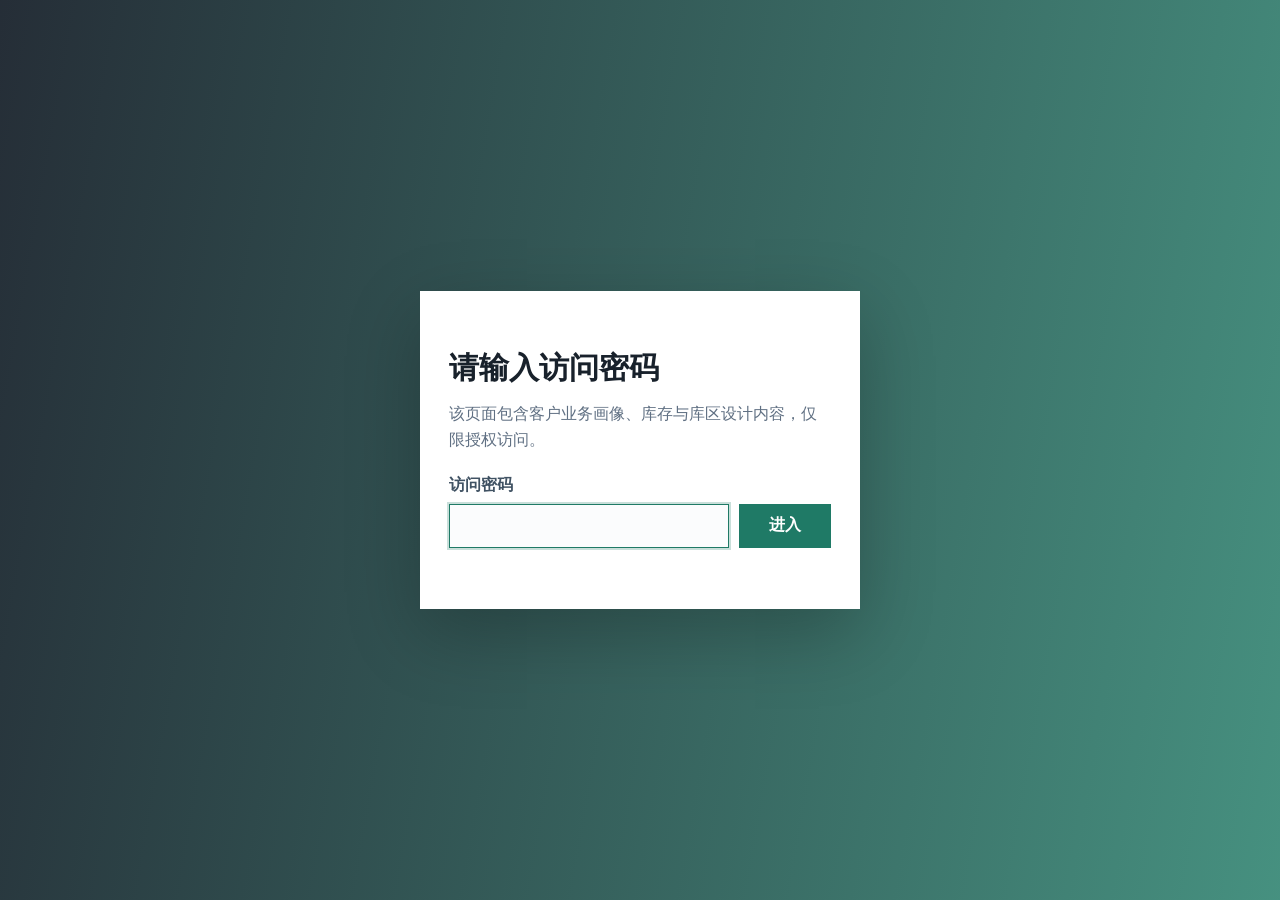
<file: melo/index.html>
<!doctype html>
<html lang="zh-CN">
  <head>
    <meta charset="UTF-8" />
    <meta name="viewport" content="width=device-width, initial-scale=1.0" />
    <title>Melo 集中仓库区与作业流设计</title>
    <link rel="stylesheet" href="./styles.css" />
  </head>
  <body class="locked">
    <section class="auth-screen" id="authScreen" aria-label="访问验证">
      <form class="auth-card" id="authForm">
        <p class="eyebrow auth-eyebrow">MLW01 · Melo 集中仓设计</p>
        <h2>请输入访问密码</h2>
        <p class="auth-copy">该页面包含客户业务画像、库存与库区设计内容，仅限授权访问。</p>
        <label for="accessPassword">访问密码</label>
        <div class="auth-row">
          <input id="accessPassword" name="accessPassword" type="password" autocomplete="current-password" />
          <button type="submit">进入</button>
        </div>
        <div class="auth-error" id="authError" role="alert"></div>
      </form>
    </section>

    <header class="topbar">
      <div>
        <p class="eyebrow">MLW01 · 集中仓设计稿</p>
        <h1>Melo 集中仓库区与作业流程方案</h1>
      </div>
      <div class="source">
        <span>数据源</span>
        <strong>30天出库订单 · 美西库存 · SOP页面</strong>
      </div>
    </header>

    <main>
      <section class="summary-band">
        <div class="metric-grid" id="metricGrid"></div>
      </section>

      <section class="content-grid two">
        <div class="panel">
          <div class="section-title">
            <span>业务判断</span>
            <strong>为什么不能只做播种墙</strong>
          </div>
          <div id="diagnosis" class="diagnosis-list"></div>
        </div>
        <div class="panel">
          <div class="section-title">
            <span>三通道流量</span>
            <strong>按 SOP 阈值重算</strong>
          </div>
          <div id="routeBars" class="bars"></div>
          <div class="route-note">Alpha + Beta 是集中仓的主流量，Gamma 只承接复杂订单。</div>
        </div>
      </section>

      <section class="content-grid two">
        <div class="panel">
          <div class="section-title">
            <span>入库吞吐</span>
            <strong>收货与上架压力</strong>
          </div>
          <div id="inboundCards" class="inbound-cards"></div>
          <div class="section-title minor">
            <span>入库节奏</span>
            <strong>按收货完成日</strong>
          </div>
          <div id="inboundChart" class="daily-chart inbound-chart"></div>
        </div>
        <div class="panel">
          <div class="section-title">
            <span>入库 SKU</span>
            <strong>收货量 Top 候选</strong>
          </div>
          <div class="table-wrap">
            <table>
              <thead>
                <tr>
                  <th>SKU</th>
                  <th>入库件数</th>
                  <th>行数</th>
                </tr>
              </thead>
              <tbody id="inboundSkuRows"></tbody>
            </table>
          </div>
        </div>
      </section>

      <section class="layout-band">
        <div class="section-title wide">
          <span>库区设计</span>
          <strong>从 Dock 到后备区的集中仓布局</strong>
        </div>
        <div class="warehouse-map">
          <div class="dock">DOCK / 出库口</div>
          <div class="zone zone-r">
            <b>R 收货缓冲区</b>
            <span>入库 Dock · 柜号 staging</span>
          </div>
          <div class="zone zone-a">
            <b>A 爆款前置整托区</b>
            <span>Top SKU · Alpha 快道</span>
          </div>
          <div class="zone zone-b">
            <b>B 单品多件工作站</b>
            <span>Beta 双人工位</span>
          </div>
          <div class="zone zone-c">
            <b>C 多品播种区</b>
            <span>4-6 面开放式播种墙</span>
          </div>
          <div class="zone zone-d">
            <b>D 大件/异常区</b>
            <span>地面画格 · 缺货破损</span>
          </div>
          <div class="zone zone-e">
            <b>E 包材与压缩区</b>
            <span>5 种包材 · 7天安全库存</span>
          </div>
          <div class="zone zone-f">
            <b>F 出库分拨暂存</b>
            <span>按承运商 lane 分堆</span>
          </div>
          <div class="reserve">后备整托库存 / 高位货架 / 补货通道</div>
        </div>
        <div id="zoneCards" class="zone-cards"></div>
      </section>

      <section class="content-grid two">
        <div class="panel">
          <div class="section-title">
            <span>作业流程</span>
            <strong>订单池到装车</strong>
          </div>
          <div id="processFlow" class="process-flow"></div>
        </div>
        <div class="panel">
          <div class="section-title">
            <span>人员配置</span>
            <strong>按通道布人</strong>
          </div>
          <div id="staffing" class="staffing"></div>
        </div>
      </section>

      <section class="content-grid two">
        <div class="panel">
          <div class="section-title">
            <span>Top SKU</span>
            <strong>前置区候选</strong>
          </div>
          <div class="table-wrap">
            <table>
              <thead>
                <tr>
                  <th>SKU</th>
                  <th>30天件数</th>
                  <th>日均</th>
                  <th>库存天数</th>
                  <th>族群</th>
                </tr>
              </thead>
              <tbody id="topSkuRows"></tbody>
            </table>
          </div>
        </div>
        <div class="panel">
          <div class="section-title">
            <span>货品结构</span>
            <strong>库存 SKU 族群</strong>
          </div>
          <div id="familyBars" class="bars compact"></div>
          <div class="section-title minor">
            <span>高频组合</span>
            <strong>可转 Beta 的 AB 组合</strong>
          </div>
          <div id="comboList" class="combo-list"></div>
        </div>
      </section>

      <section class="content-grid two">
        <div class="panel">
          <div class="section-title">
            <span>日订单波动</span>
            <strong>30天趋势</strong>
          </div>
          <div id="dailyChart" class="daily-chart"></div>
        </div>
        <div class="panel">
          <div class="section-title">
            <span>订单结构</span>
            <strong>每天不同订单类型</strong>
          </div>
          <div class="stack-legend">
            <span><i class="legend-one"></i>单品单件</span>
            <span><i class="legend-two"></i>单品多件</span>
            <span><i class="legend-three"></i>多品多件</span>
          </div>
          <div id="structureStack" class="stack-chart"></div>
        </div>
      </section>

      <section class="content-grid two">
        <div class="panel risk">
          <div class="section-title">
            <span>待确认</span>
            <strong>落地前必须补齐</strong>
          </div>
          <div id="openQuestions" class="questions"></div>
        </div>
      </section>
    </main>

    <script src="./app.js"></script>
  </body>
</html>
</file>
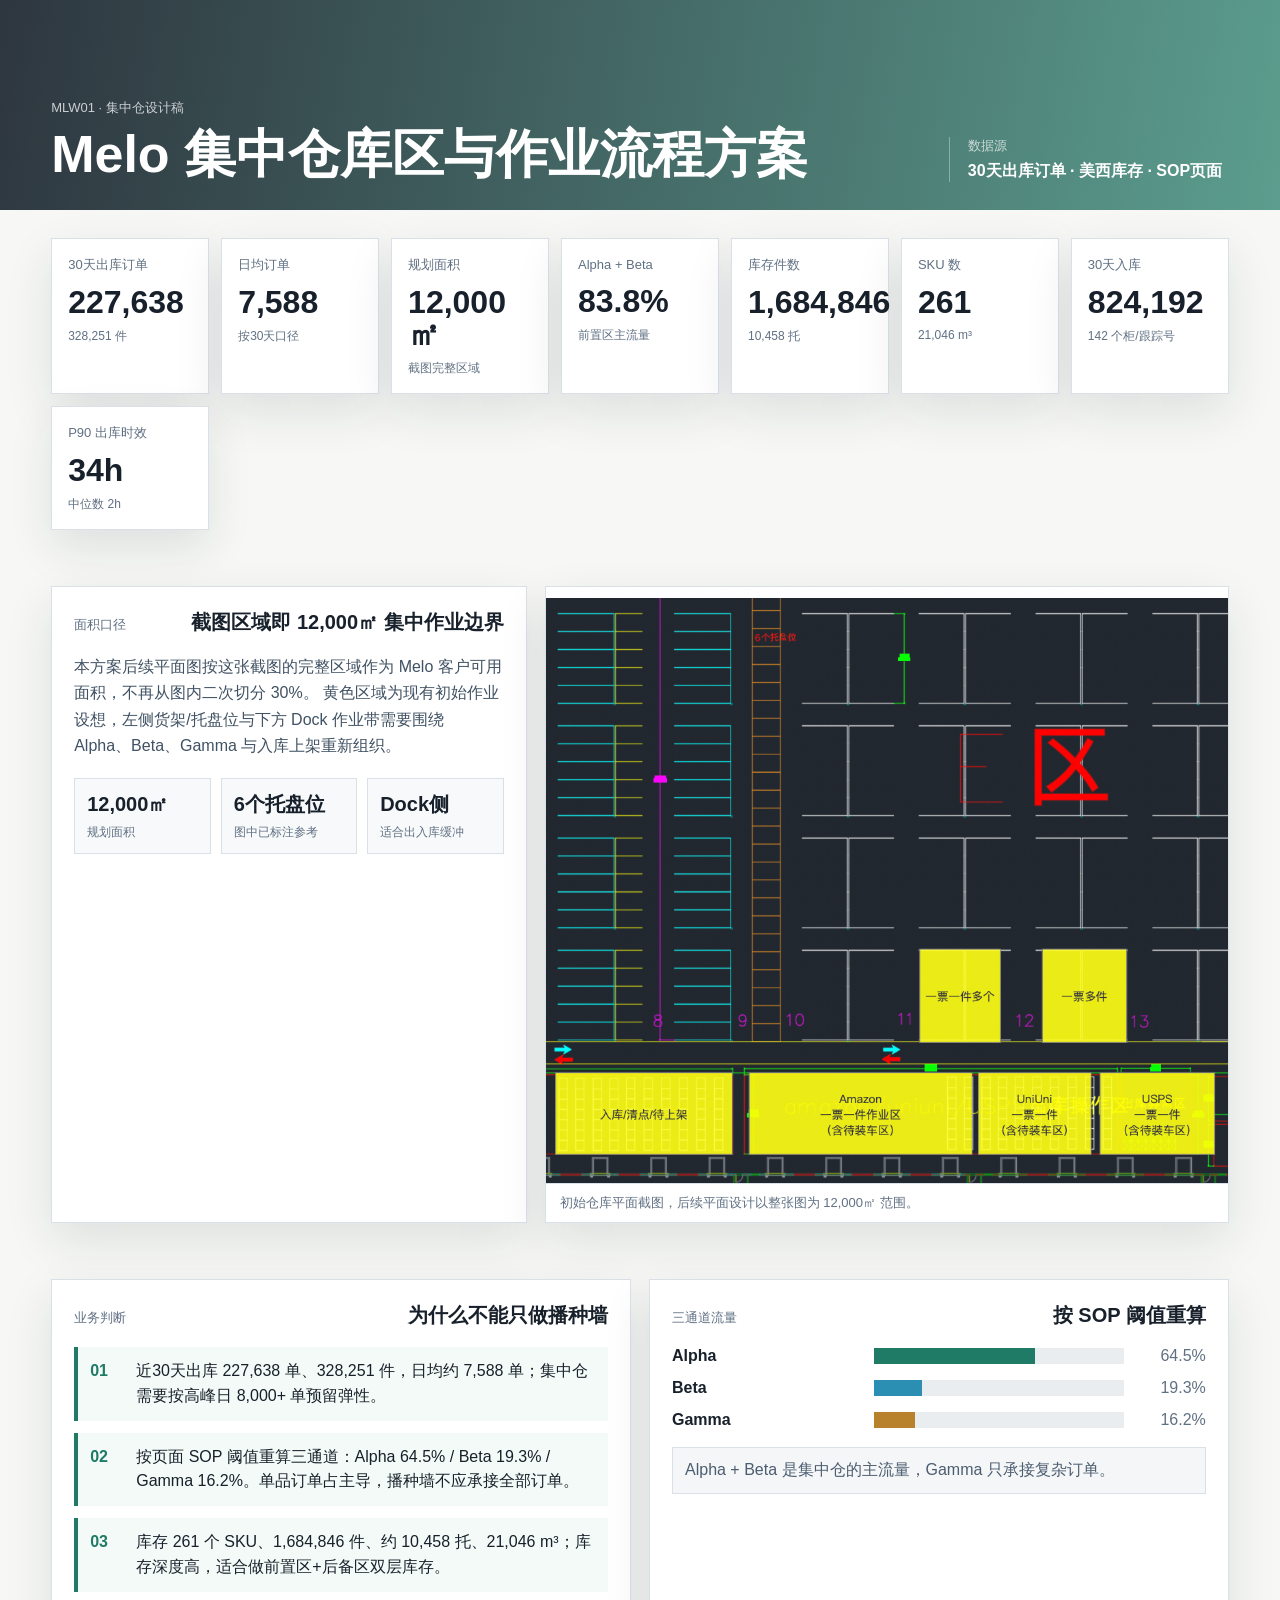
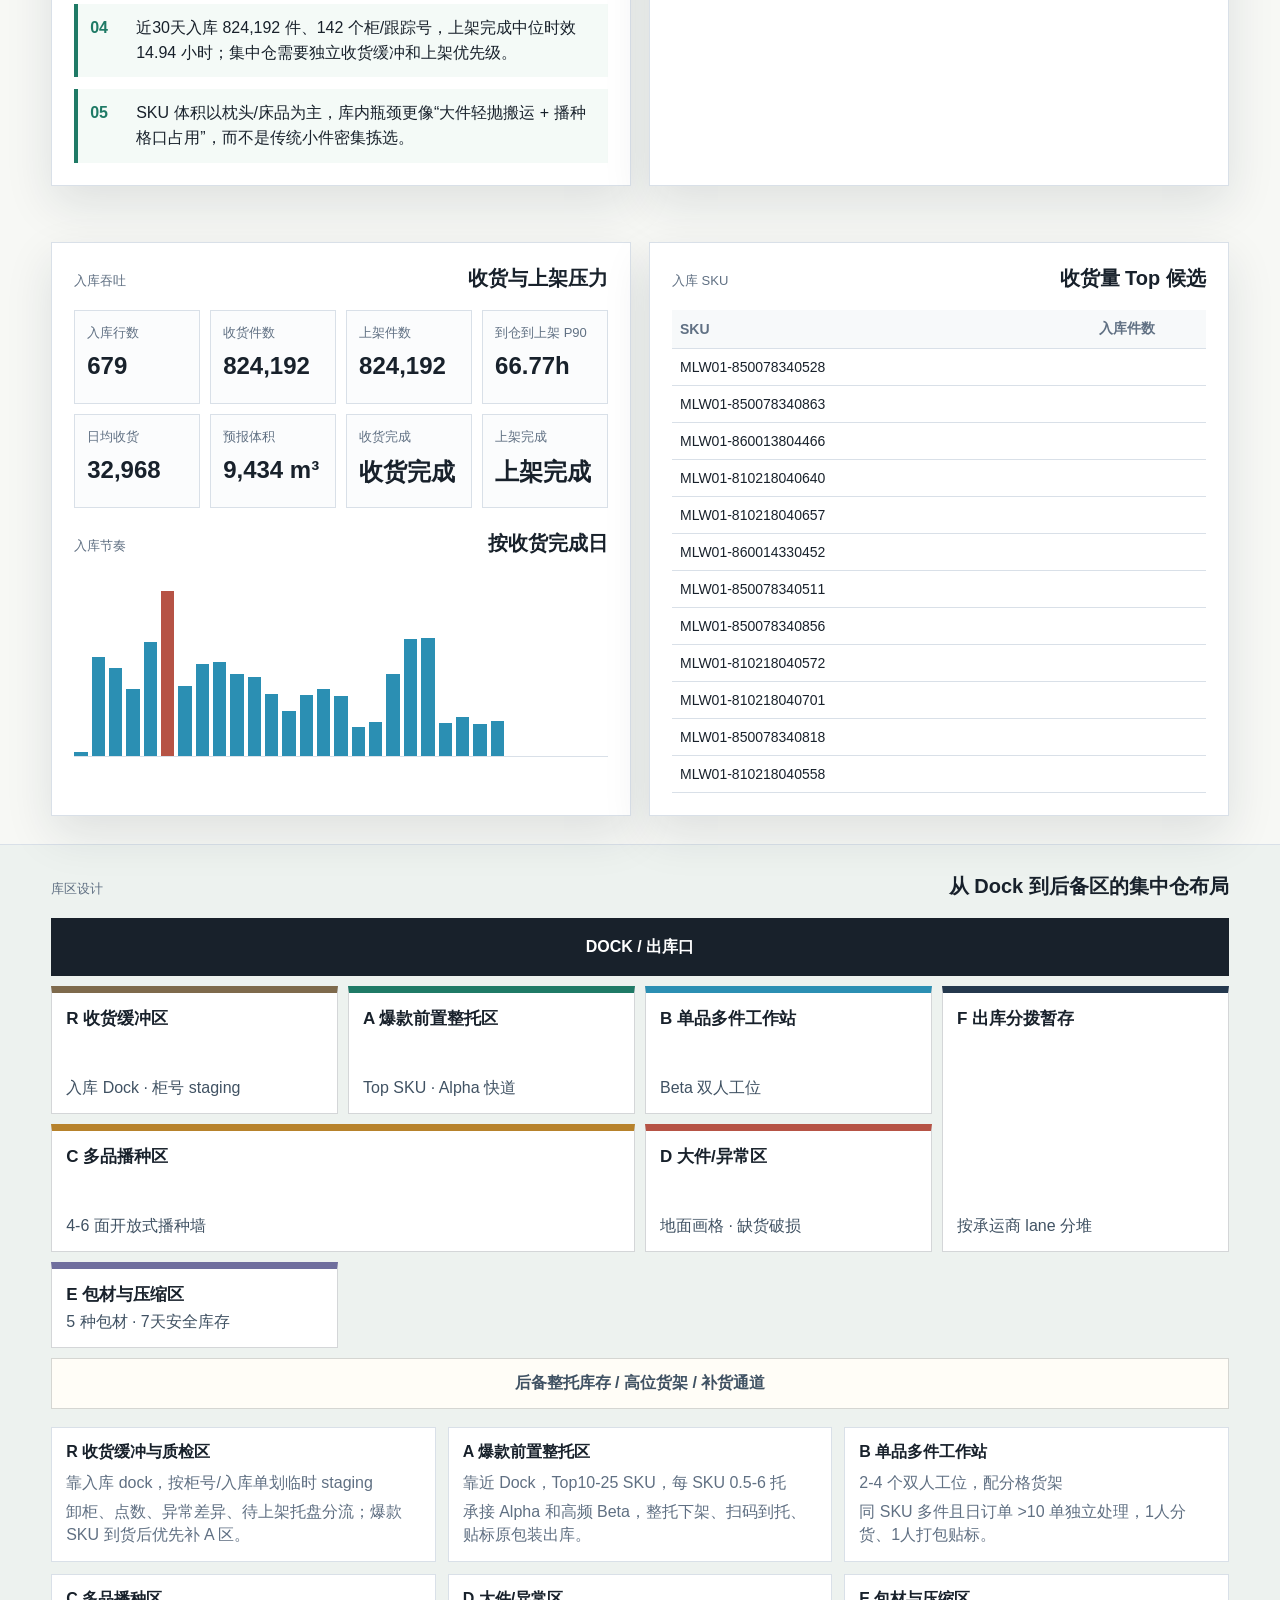
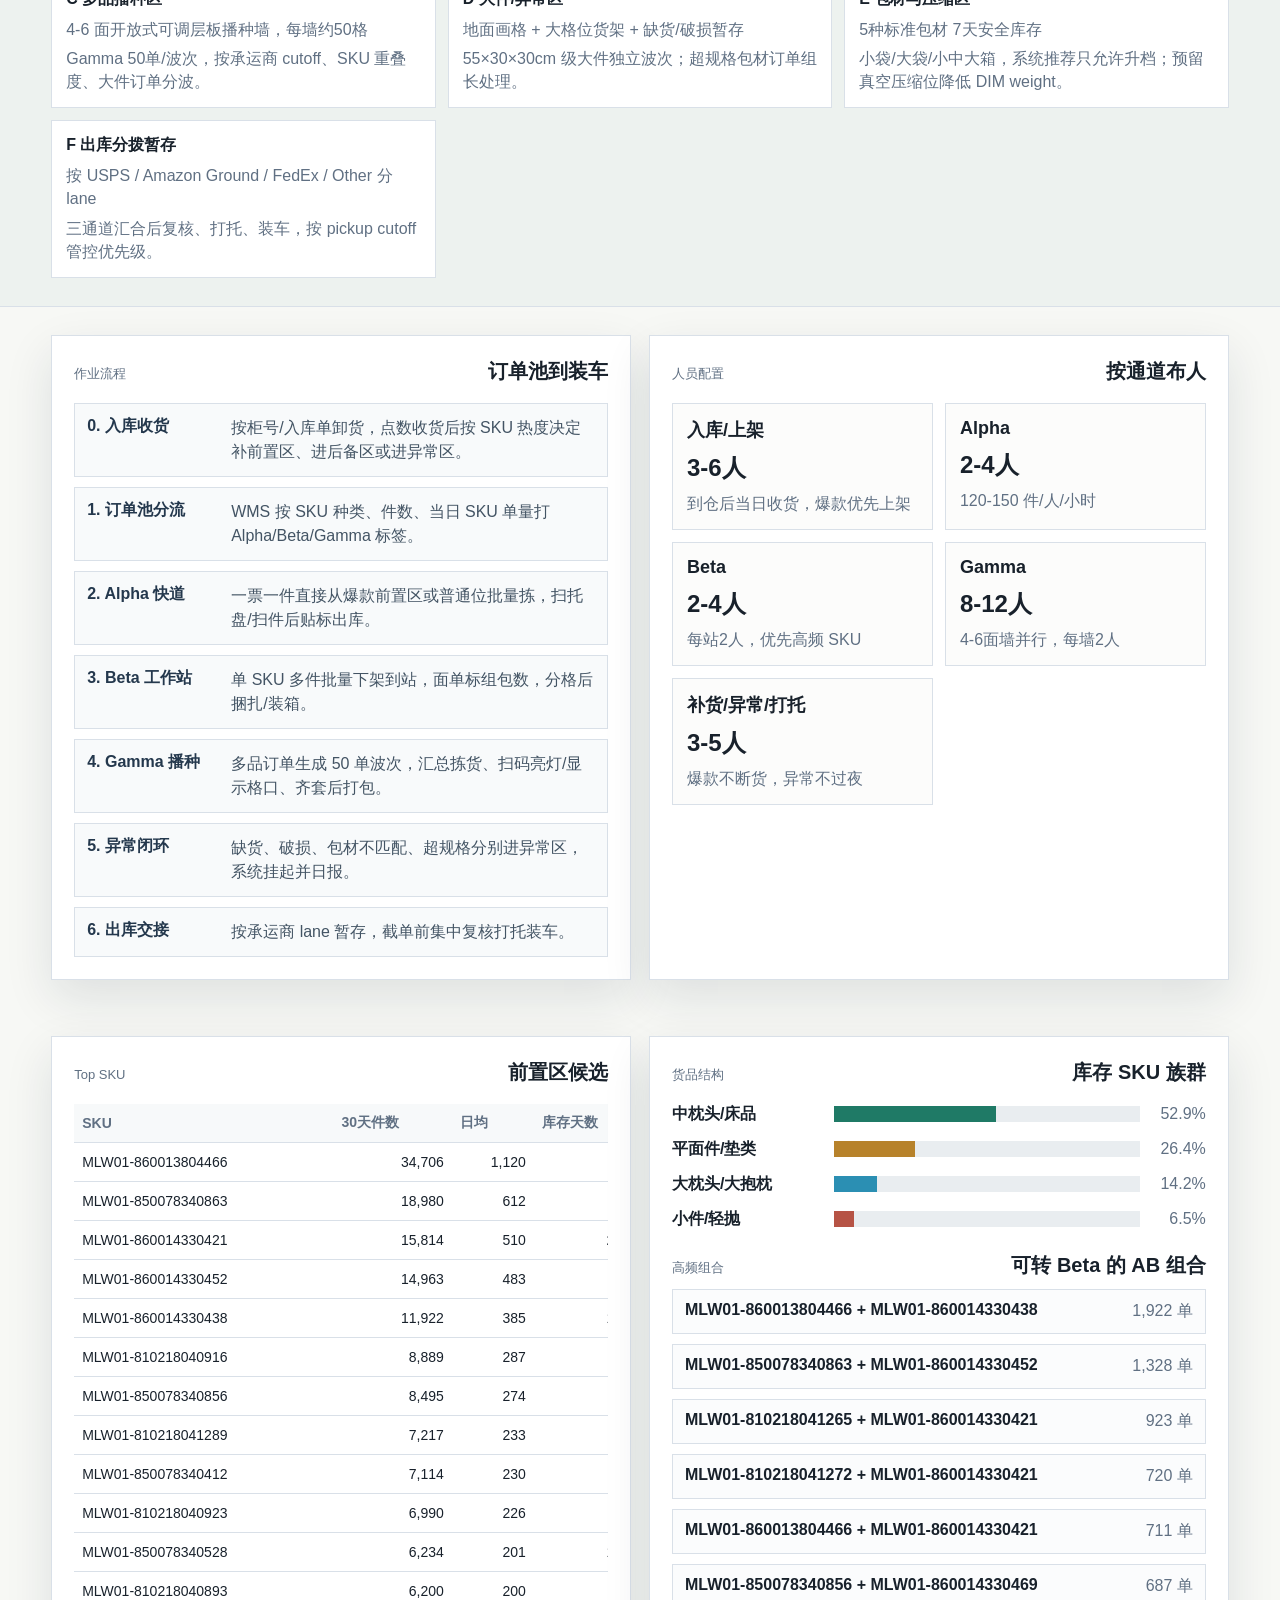
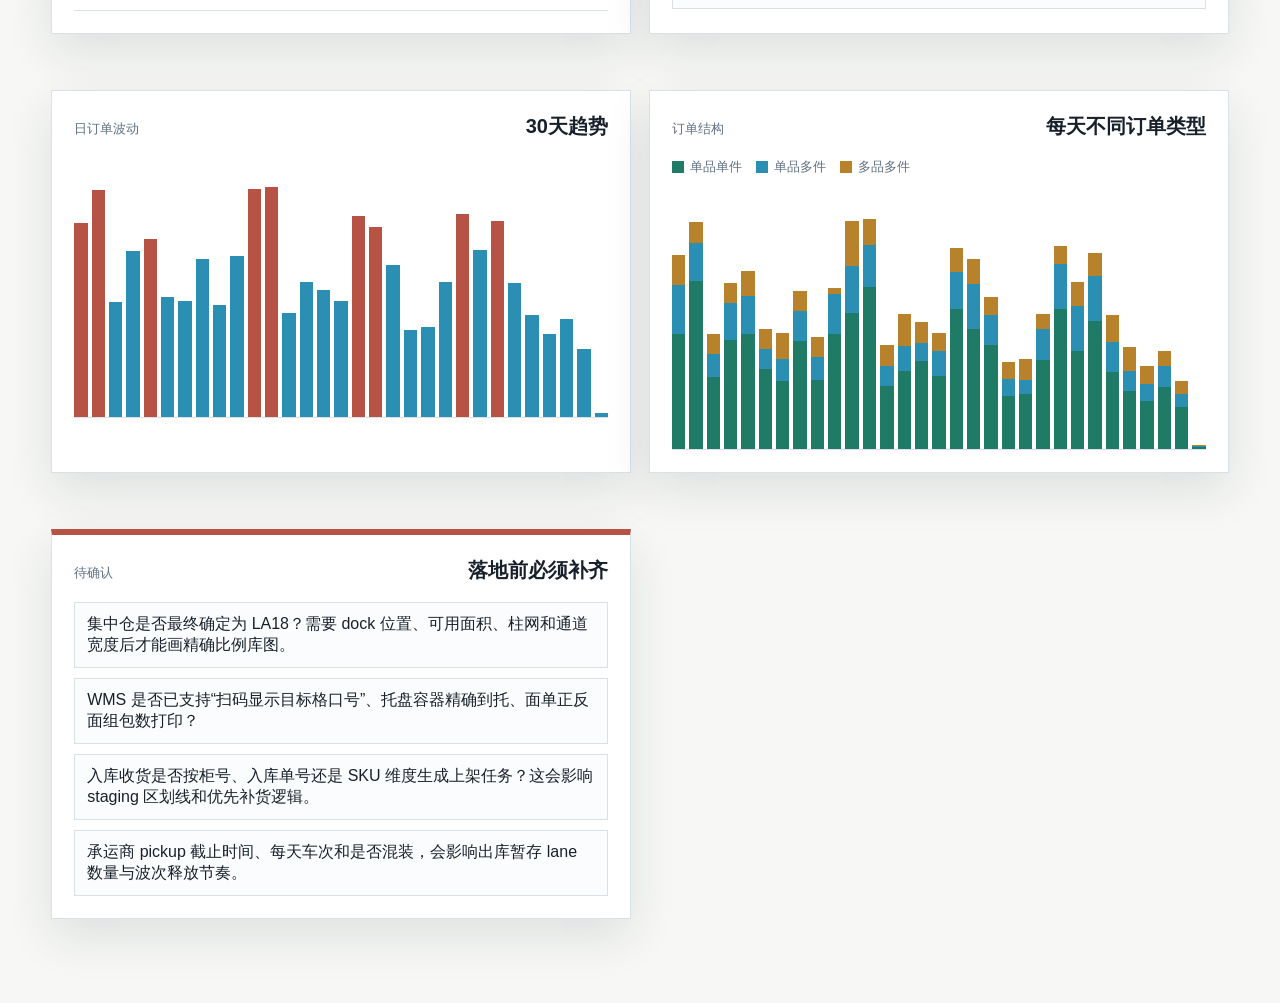
<file: site/index.html>
<!doctype html>
<html lang="zh-CN">
  <head>
    <meta charset="UTF-8" />
    <meta name="viewport" content="width=device-width, initial-scale=1.0" />
    <title>Melo 集中仓库区与作业流设计</title>
    <link rel="stylesheet" href="./styles.css" />
  </head>
  <body>
    <header class="topbar">
      <div>
        <p class="eyebrow">MLW01 · 集中仓设计稿</p>
        <h1>Melo 集中仓库区与作业流程方案</h1>
      </div>
      <div class="source">
        <span>数据源</span>
        <strong>30天出库订单 · 美西库存 · SOP页面</strong>
      </div>
    </header>

    <main>
      <section class="summary-band">
        <div class="metric-grid" id="metricGrid"></div>
      </section>

      <section class="plan-reference">
        <div class="plan-copy">
          <div class="section-title">
            <span>面积口径</span>
            <strong>截图区域即 12,000㎡ 集中作业边界</strong>
          </div>
          <p>
            本方案后续平面图按这张截图的完整区域作为 Melo 客户可用面积，不再从图内二次切分 30%。
            黄色区域为现有初始作业设想，左侧货架/托盘位与下方 Dock 作业带需要围绕 Alpha、Beta、Gamma 与入库上架重新组织。
          </p>
          <div class="plan-facts">
            <div><b>12,000㎡</b><span>规划面积</span></div>
            <div><b>6个托盘位</b><span>图中已标注参考</span></div>
            <div><b>Dock侧</b><span>适合出入库缓冲</span></div>
          </div>
        </div>
        <figure class="plan-image">
          <img src="./assets/melo-12000sqm-initial-plan.png" alt="Melo 12000平方米初始仓库平面图" />
          <figcaption>初始仓库平面截图，后续平面设计以整张图为 12,000㎡ 范围。</figcaption>
        </figure>
      </section>

      <section class="content-grid two">
        <div class="panel">
          <div class="section-title">
            <span>业务判断</span>
            <strong>为什么不能只做播种墙</strong>
          </div>
          <div id="diagnosis" class="diagnosis-list"></div>
        </div>
        <div class="panel">
          <div class="section-title">
            <span>三通道流量</span>
            <strong>按 SOP 阈值重算</strong>
          </div>
          <div id="routeBars" class="bars"></div>
          <div class="route-note">Alpha + Beta 是集中仓的主流量，Gamma 只承接复杂订单。</div>
        </div>
      </section>

      <section class="content-grid two">
        <div class="panel">
          <div class="section-title">
            <span>入库吞吐</span>
            <strong>收货与上架压力</strong>
          </div>
          <div id="inboundCards" class="inbound-cards"></div>
          <div class="section-title minor">
            <span>入库节奏</span>
            <strong>按收货完成日</strong>
          </div>
          <div id="inboundChart" class="daily-chart inbound-chart"></div>
        </div>
        <div class="panel">
          <div class="section-title">
            <span>入库 SKU</span>
            <strong>收货量 Top 候选</strong>
          </div>
          <div class="table-wrap">
            <table>
              <thead>
                <tr>
                  <th>SKU</th>
                  <th>入库件数</th>
                  <th>行数</th>
                </tr>
              </thead>
              <tbody id="inboundSkuRows"></tbody>
            </table>
          </div>
        </div>
      </section>

      <section class="layout-band">
        <div class="section-title wide">
          <span>库区设计</span>
          <strong>从 Dock 到后备区的集中仓布局</strong>
        </div>
        <div class="warehouse-map">
          <div class="dock">DOCK / 出库口</div>
          <div class="zone zone-r">
            <b>R 收货缓冲区</b>
            <span>入库 Dock · 柜号 staging</span>
          </div>
          <div class="zone zone-a">
            <b>A 爆款前置整托区</b>
            <span>Top SKU · Alpha 快道</span>
          </div>
          <div class="zone zone-b">
            <b>B 单品多件工作站</b>
            <span>Beta 双人工位</span>
          </div>
          <div class="zone zone-c">
            <b>C 多品播种区</b>
            <span>4-6 面开放式播种墙</span>
          </div>
          <div class="zone zone-d">
            <b>D 大件/异常区</b>
            <span>地面画格 · 缺货破损</span>
          </div>
          <div class="zone zone-e">
            <b>E 包材与压缩区</b>
            <span>5 种包材 · 7天安全库存</span>
          </div>
          <div class="zone zone-f">
            <b>F 出库分拨暂存</b>
            <span>按承运商 lane 分堆</span>
          </div>
          <div class="reserve">后备整托库存 / 高位货架 / 补货通道</div>
        </div>
        <div id="zoneCards" class="zone-cards"></div>
      </section>

      <section class="content-grid two">
        <div class="panel">
          <div class="section-title">
            <span>作业流程</span>
            <strong>订单池到装车</strong>
          </div>
          <div id="processFlow" class="process-flow"></div>
        </div>
        <div class="panel">
          <div class="section-title">
            <span>人员配置</span>
            <strong>按通道布人</strong>
          </div>
          <div id="staffing" class="staffing"></div>
        </div>
      </section>

      <section class="content-grid two">
        <div class="panel">
          <div class="section-title">
            <span>Top SKU</span>
            <strong>前置区候选</strong>
          </div>
          <div class="table-wrap">
            <table>
              <thead>
                <tr>
                  <th>SKU</th>
                  <th>30天件数</th>
                  <th>日均</th>
                  <th>库存天数</th>
                  <th>族群</th>
                </tr>
              </thead>
              <tbody id="topSkuRows"></tbody>
            </table>
          </div>
        </div>
        <div class="panel">
          <div class="section-title">
            <span>货品结构</span>
            <strong>库存 SKU 族群</strong>
          </div>
          <div id="familyBars" class="bars compact"></div>
          <div class="section-title minor">
            <span>高频组合</span>
            <strong>可转 Beta 的 AB 组合</strong>
          </div>
          <div id="comboList" class="combo-list"></div>
        </div>
      </section>

      <section class="content-grid two">
        <div class="panel">
          <div class="section-title">
            <span>日订单波动</span>
            <strong>30天趋势</strong>
          </div>
          <div id="dailyChart" class="daily-chart"></div>
        </div>
        <div class="panel">
          <div class="section-title">
            <span>订单结构</span>
            <strong>每天不同订单类型</strong>
          </div>
          <div class="stack-legend">
            <span><i class="legend-one"></i>单品单件</span>
            <span><i class="legend-two"></i>单品多件</span>
            <span><i class="legend-three"></i>多品多件</span>
          </div>
          <div id="structureStack" class="stack-chart"></div>
        </div>
      </section>

      <section class="content-grid two">
        <div class="panel risk">
          <div class="section-title">
            <span>待确认</span>
            <strong>落地前必须补齐</strong>
          </div>
          <div id="openQuestions" class="questions"></div>
        </div>
      </section>
    </main>

    <script src="./app.js"></script>
  </body>
</html>
</file>
<file: melo/styles.css>
:root {
  --ink: #18212b;
  --muted: #607083;
  --line: #d9e0e8;
  --paper: #f7f8f5;
  --white: #ffffff;
  --green: #1f7a66;
  --teal: #2b8fb3;
  --gold: #b7822b;
  --red: #b65345;
  --navy: #24384d;
  --shadow: 0 18px 45px rgba(21, 36, 51, 0.11);
}

* {
  box-sizing: border-box;
}

body {
  margin: 0;
  color: var(--ink);
  background: var(--paper);
  font-family: Inter, "PingFang SC", "Microsoft YaHei", Arial, sans-serif;
}

body.locked {
  overflow: hidden;
}

body.locked .topbar,
body.locked main {
  display: none;
}

.auth-screen {
  min-height: 100vh;
  display: grid;
  place-items: center;
  padding: 24px;
  background:
    linear-gradient(100deg, rgba(24, 33, 43, 0.94), rgba(31, 122, 102, 0.82)),
    repeating-linear-gradient(90deg, rgba(255,255,255,.12) 0 1px, transparent 1px 72px),
    repeating-linear-gradient(0deg, rgba(255,255,255,.1) 0 1px, transparent 1px 52px);
}

body:not(.locked) .auth-screen {
  display: none;
}

.auth-card {
  width: min(440px, 100%);
  padding: 28px;
  background: var(--white);
  border: 1px solid rgba(255,255,255,.32);
  box-shadow: 0 24px 70px rgba(0, 0, 0, .24);
}

.auth-eyebrow {
  color: var(--green);
}

.auth-card h2 {
  margin: 0;
  font-size: 30px;
  letter-spacing: 0;
}

.auth-copy {
  margin: 12px 0 22px;
  color: var(--muted);
  line-height: 1.6;
}

.auth-card label {
  display: block;
  margin-bottom: 8px;
  color: #405263;
  font-weight: 700;
}

.auth-row {
  display: grid;
  grid-template-columns: 1fr 92px;
  gap: 10px;
}

.auth-row input,
.auth-row button {
  height: 44px;
  border: 1px solid var(--line);
  font: inherit;
}

.auth-row input {
  padding: 0 12px;
  color: var(--ink);
  background: #fbfcfd;
}

.auth-row input:focus {
  outline: 2px solid rgba(31, 122, 102, .24);
  border-color: var(--green);
}

.auth-row button {
  color: #fff;
  background: var(--green);
  border-color: var(--green);
  font-weight: 800;
  cursor: pointer;
}

.auth-row button:hover {
  background: #176653;
}

.auth-error {
  min-height: 20px;
  margin-top: 12px;
  color: var(--red);
  font-size: 13px;
}

.topbar {
  display: flex;
  align-items: flex-end;
  justify-content: space-between;
  gap: 24px;
  min-height: 210px;
  padding: 36px clamp(20px, 4vw, 56px) 28px;
  background:
    linear-gradient(100deg, rgba(24, 33, 43, 0.9), rgba(31, 122, 102, 0.72)),
    repeating-linear-gradient(90deg, rgba(255,255,255,.16) 0 1px, transparent 1px 68px),
    repeating-linear-gradient(0deg, rgba(255,255,255,.12) 0 1px, transparent 1px 46px);
  color: #fff;
}

.eyebrow {
  margin: 0 0 10px;
  color: rgba(255,255,255,.75);
  font-size: 13px;
  letter-spacing: 0;
}

h1 {
  max-width: 900px;
  margin: 0;
  font-size: clamp(30px, 4.5vw, 52px);
  line-height: 1.05;
  letter-spacing: 0;
}

.source {
  min-width: 280px;
  border-left: 1px solid rgba(255,255,255,.35);
  padding-left: 18px;
}

.source span {
  display: block;
  color: rgba(255,255,255,.7);
  font-size: 13px;
}

.source strong {
  display: block;
  margin-top: 6px;
  font-size: 16px;
}

main {
  padding: 0 0 56px;
}

.summary-band,
.layout-band,
.content-grid {
  padding: 28px clamp(20px, 4vw, 56px);
}

.metric-grid {
  display: grid;
  grid-template-columns: repeat(auto-fit, minmax(150px, 1fr));
  gap: 12px;
}

.metric {
  min-height: 116px;
  padding: 16px;
  background: var(--white);
  border: 1px solid var(--line);
  box-shadow: var(--shadow);
}

.metric span {
  color: var(--muted);
  font-size: 13px;
}

.metric strong {
  display: block;
  margin-top: 12px;
  font-size: clamp(22px, 2.5vw, 34px);
  line-height: 1;
  letter-spacing: 0;
}

.metric em {
  display: block;
  margin-top: 10px;
  color: var(--muted);
  font-style: normal;
  font-size: 12px;
}

.content-grid {
  display: grid;
  gap: 18px;
}

.content-grid.two {
  grid-template-columns: minmax(0, 1fr) minmax(0, 1fr);
}

.panel {
  background: var(--white);
  border: 1px solid var(--line);
  box-shadow: var(--shadow);
  padding: 22px;
}

.section-title {
  display: flex;
  align-items: baseline;
  justify-content: space-between;
  gap: 18px;
  margin-bottom: 18px;
}

.section-title span {
  color: var(--muted);
  font-size: 13px;
}

.section-title strong {
  font-size: 20px;
}

.section-title.wide {
  max-width: 1180px;
}

.section-title.minor {
  margin-top: 22px;
  margin-bottom: 10px;
}

.diagnosis-list {
  display: grid;
  gap: 12px;
}

.diagnosis-item {
  display: grid;
  grid-template-columns: 34px 1fr;
  gap: 12px;
  padding: 12px;
  border-left: 4px solid var(--green);
  background: #f4faf7;
  line-height: 1.55;
}

.diagnosis-item b {
  color: var(--green);
}

.bars {
  display: grid;
  gap: 14px;
}

.bar-row {
  display: grid;
  grid-template-columns: minmax(120px, 190px) 1fr 70px;
  align-items: center;
  gap: 12px;
}

.bar-label {
  font-weight: 700;
}

.track {
  height: 16px;
  background: #e9edf0;
  overflow: hidden;
}

.fill {
  height: 100%;
}

.bar-value {
  text-align: right;
  color: var(--muted);
  font-variant-numeric: tabular-nums;
}

.route-note {
  margin-top: 18px;
  padding: 12px;
  color: #4b5d6f;
  background: #f4f6f8;
  border: 1px solid var(--line);
}

.layout-band {
  background: #edf2ef;
  border-top: 1px solid var(--line);
  border-bottom: 1px solid var(--line);
}

.warehouse-map {
  display: grid;
  grid-template-columns: 1fr 1fr 1fr 1fr;
  grid-template-rows: 58px 128px 128px 86px;
  gap: 10px;
  max-width: 1180px;
  margin: 0 auto 18px;
}

.dock,
.reserve,
.zone {
  border: 1px solid rgba(24, 33, 43, .18);
  background: var(--white);
  padding: 14px;
}

.dock {
  grid-column: 1 / 5;
  display: flex;
  align-items: center;
  justify-content: center;
  background: var(--ink);
  color: #fff;
  font-weight: 800;
}

.zone {
  display: flex;
  flex-direction: column;
  justify-content: space-between;
}

.zone b {
  font-size: 17px;
}

.zone span,
.reserve {
  color: #405263;
}

.zone-a {
  grid-column: 2 / 3;
  border-top: 7px solid var(--green);
}

.zone-b {
  border-top: 7px solid var(--teal);
}

.zone-c {
  grid-column: 1 / 3;
  border-top: 7px solid var(--gold);
}

.zone-r {
  border-top: 7px solid #7e6a4c;
}

.zone-d {
  border-top: 7px solid var(--red);
}

.zone-e {
  border-top: 7px solid #6f6e9d;
}

.zone-f {
  grid-column: 4 / 5;
  grid-row: 2 / 4;
  border-top: 7px solid var(--navy);
}

.reserve {
  grid-column: 1 / 5;
  display: flex;
  align-items: center;
  justify-content: center;
  background: #fffdf7;
  font-weight: 700;
}

.zone-cards {
  display: grid;
  grid-template-columns: repeat(3, minmax(0, 1fr));
  gap: 12px;
  max-width: 1180px;
  margin: 0 auto;
}

.zone-card {
  background: var(--white);
  border: 1px solid var(--line);
  padding: 14px;
}

.zone-card strong {
  display: block;
  margin-bottom: 8px;
}

.zone-card p {
  margin: 6px 0 0;
  color: var(--muted);
  line-height: 1.45;
}

.process-flow {
  display: grid;
  gap: 10px;
}

.process-step {
  display: grid;
  grid-template-columns: 132px 1fr;
  gap: 12px;
  padding: 12px;
  background: #f8fafb;
  border: 1px solid var(--line);
}

.process-step b {
  color: var(--navy);
}

.process-step span {
  color: #435464;
  line-height: 1.5;
}

.staffing {
  display: grid;
  grid-template-columns: repeat(auto-fit, minmax(190px, 1fr));
  gap: 12px;
}

.inbound-cards {
  display: grid;
  grid-template-columns: repeat(4, minmax(0, 1fr));
  gap: 10px;
}

.inbound-card {
  min-height: 94px;
  padding: 12px;
  border: 1px solid var(--line);
  background: #fbfcfd;
}

.inbound-card span {
  color: var(--muted);
  font-size: 13px;
}

.inbound-card strong {
  display: block;
  margin-top: 10px;
  font-size: 24px;
}

.staff-card {
  min-height: 112px;
  padding: 14px;
  border: 1px solid var(--line);
  background: #fcfcfb;
}

.staff-card b {
  display: block;
  font-size: 18px;
}

.staff-card strong {
  display: block;
  margin: 10px 0;
  font-size: 24px;
}

.staff-card span {
  color: var(--muted);
}

.table-wrap {
  overflow-x: auto;
}

table {
  width: 100%;
  border-collapse: collapse;
  min-width: 720px;
}

th,
td {
  padding: 10px 8px;
  border-bottom: 1px solid var(--line);
  text-align: left;
  font-size: 14px;
}

th {
  color: var(--muted);
  font-weight: 700;
  background: #f7f9fa;
}

td.num {
  text-align: right;
  font-variant-numeric: tabular-nums;
}

.compact .bar-row {
  grid-template-columns: 150px 1fr 54px;
}

.combo-list,
.questions {
  display: grid;
  gap: 10px;
}

.combo,
.question {
  padding: 11px 12px;
  border: 1px solid var(--line);
  background: #fbfcfd;
}

.combo {
  display: flex;
  justify-content: space-between;
  gap: 12px;
}

.combo span {
  color: var(--muted);
  font-variant-numeric: tabular-nums;
}

.daily-chart {
  display: grid;
  grid-template-columns: repeat(31, minmax(8px, 1fr));
  align-items: end;
  gap: 4px;
  min-height: 260px;
  padding-top: 16px;
  border-bottom: 1px solid var(--line);
}

.inbound-chart {
  min-height: 190px;
}

.stack-legend {
  display: flex;
  flex-wrap: wrap;
  gap: 14px;
  margin-bottom: 14px;
  color: var(--muted);
  font-size: 13px;
}

.stack-legend span {
  display: inline-flex;
  align-items: center;
  gap: 6px;
}

.stack-legend i {
  display: inline-block;
  width: 12px;
  height: 12px;
}

.legend-one,
.seg-one {
  background: var(--green);
}

.legend-two,
.seg-two {
  background: var(--teal);
}

.legend-three,
.seg-three {
  background: var(--gold);
}

.stack-chart {
  display: grid;
  grid-template-columns: repeat(31, minmax(8px, 1fr));
  align-items: end;
  gap: 4px;
  min-height: 260px;
  padding-top: 16px;
  border-bottom: 1px solid var(--line);
}

.stack-bar {
  position: relative;
  display: flex;
  flex-direction: column-reverse;
  min-height: 4px;
  overflow: hidden;
}

.stack-seg {
  width: 100%;
}

.stack-bar:hover::after {
  content: attr(data-label);
  position: absolute;
  left: 50%;
  bottom: calc(100% + 8px);
  transform: translateX(-50%);
  white-space: pre;
  padding: 7px 9px;
  background: var(--ink);
  color: #fff;
  font-size: 12px;
  line-height: 1.45;
  z-index: 3;
}

.daily-bar {
  position: relative;
  min-height: 4px;
  background: var(--teal);
}

.daily-bar.peak {
  background: var(--red);
}

.daily-bar:hover::after {
  content: attr(data-label);
  position: absolute;
  left: 50%;
  bottom: calc(100% + 8px);
  transform: translateX(-50%);
  white-space: nowrap;
  padding: 6px 8px;
  background: var(--ink);
  color: #fff;
  font-size: 12px;
  z-index: 3;
}

.risk {
  border-top: 6px solid var(--red);
}

@media (max-width: 980px) {
  .topbar,
  .content-grid.two,
  .source {
    display: block;
  }

  .source {
    margin-top: 22px;
    border-left: 0;
    padding-left: 0;
  }

  .metric-grid,
  .zone-cards,
  .staffing,
  .inbound-cards {
    grid-template-columns: repeat(2, minmax(0, 1fr));
  }

  .warehouse-map {
    grid-template-columns: 1fr;
    grid-template-rows: none;
  }

  .dock,
  .reserve,
  .zone,
  .zone-a,
  .zone-c,
  .zone-f {
    grid-column: auto;
    grid-row: auto;
  }
}

@media (max-width: 640px) {
  .summary-band,
  .layout-band,
  .content-grid {
    padding-left: 14px;
    padding-right: 14px;
  }

  .auth-card {
    padding: 22px;
  }

  .auth-row {
    grid-template-columns: 1fr;
  }

  .metric-grid,
  .zone-cards,
  .staffing,
  .inbound-cards {
    grid-template-columns: 1fr;
  }

  .bar-row,
  .process-step {
    grid-template-columns: 1fr;
  }
}
</file>
<file: site/styles.css>
:root {
  --ink: #18212b;
  --muted: #607083;
  --line: #d9e0e8;
  --paper: #f7f8f5;
  --white: #ffffff;
  --green: #1f7a66;
  --teal: #2b8fb3;
  --gold: #b7822b;
  --red: #b65345;
  --navy: #24384d;
  --shadow: 0 18px 45px rgba(21, 36, 51, 0.11);
}

* {
  box-sizing: border-box;
}

body {
  margin: 0;
  color: var(--ink);
  background: var(--paper);
  font-family: Inter, "PingFang SC", "Microsoft YaHei", Arial, sans-serif;
}

.topbar {
  display: flex;
  align-items: flex-end;
  justify-content: space-between;
  gap: 24px;
  min-height: 210px;
  padding: 36px clamp(20px, 4vw, 56px) 28px;
  background:
    linear-gradient(100deg, rgba(24, 33, 43, 0.9), rgba(31, 122, 102, 0.72)),
    repeating-linear-gradient(90deg, rgba(255,255,255,.16) 0 1px, transparent 1px 68px),
    repeating-linear-gradient(0deg, rgba(255,255,255,.12) 0 1px, transparent 1px 46px);
  color: #fff;
}

.eyebrow {
  margin: 0 0 10px;
  color: rgba(255,255,255,.75);
  font-size: 13px;
  letter-spacing: 0;
}

h1 {
  max-width: 900px;
  margin: 0;
  font-size: clamp(30px, 4.5vw, 52px);
  line-height: 1.05;
  letter-spacing: 0;
}

.source {
  min-width: 280px;
  border-left: 1px solid rgba(255,255,255,.35);
  padding-left: 18px;
}

.source span {
  display: block;
  color: rgba(255,255,255,.7);
  font-size: 13px;
}

.source strong {
  display: block;
  margin-top: 6px;
  font-size: 16px;
}

main {
  padding: 0 0 56px;
}

.summary-band,
.layout-band,
.content-grid,
.plan-reference {
  padding: 28px clamp(20px, 4vw, 56px);
}

.plan-reference {
  display: grid;
  grid-template-columns: minmax(320px, .82fr) minmax(420px, 1.18fr);
  gap: 18px;
  align-items: stretch;
}

.plan-copy,
.plan-image {
  margin: 0;
  background: var(--white);
  border: 1px solid var(--line);
  box-shadow: var(--shadow);
}

.plan-copy {
  padding: 22px;
}

.plan-copy p {
  margin: 0;
  color: #405263;
  line-height: 1.65;
}

.plan-facts {
  display: grid;
  grid-template-columns: repeat(3, 1fr);
  gap: 10px;
  margin-top: 18px;
}

.plan-facts div {
  padding: 12px;
  background: #f7f9fa;
  border: 1px solid var(--line);
}

.plan-facts b,
.plan-facts span {
  display: block;
}

.plan-facts b {
  font-size: 20px;
}

.plan-facts span {
  margin-top: 6px;
  color: var(--muted);
  font-size: 12px;
}

.plan-image {
  overflow: hidden;
}

.plan-image img {
  display: block;
  width: 100%;
  height: auto;
}

.plan-image figcaption {
  padding: 10px 14px;
  color: var(--muted);
  font-size: 13px;
  border-top: 1px solid var(--line);
}

.metric-grid {
  display: grid;
  grid-template-columns: repeat(auto-fit, minmax(150px, 1fr));
  gap: 12px;
}

.metric {
  min-height: 116px;
  padding: 16px;
  background: var(--white);
  border: 1px solid var(--line);
  box-shadow: var(--shadow);
}

.metric span {
  color: var(--muted);
  font-size: 13px;
}

.metric strong {
  display: block;
  margin-top: 12px;
  font-size: clamp(22px, 2.5vw, 34px);
  line-height: 1;
  letter-spacing: 0;
}

.metric em {
  display: block;
  margin-top: 10px;
  color: var(--muted);
  font-style: normal;
  font-size: 12px;
}

.content-grid {
  display: grid;
  gap: 18px;
}

.content-grid.two {
  grid-template-columns: minmax(0, 1fr) minmax(0, 1fr);
}

.panel {
  background: var(--white);
  border: 1px solid var(--line);
  box-shadow: var(--shadow);
  padding: 22px;
}

.section-title {
  display: flex;
  align-items: baseline;
  justify-content: space-between;
  gap: 18px;
  margin-bottom: 18px;
}

.section-title span {
  color: var(--muted);
  font-size: 13px;
}

.section-title strong {
  font-size: 20px;
}

.section-title.wide {
  max-width: 1180px;
}

.section-title.minor {
  margin-top: 22px;
  margin-bottom: 10px;
}

.diagnosis-list {
  display: grid;
  gap: 12px;
}

.diagnosis-item {
  display: grid;
  grid-template-columns: 34px 1fr;
  gap: 12px;
  padding: 12px;
  border-left: 4px solid var(--green);
  background: #f4faf7;
  line-height: 1.55;
}

.diagnosis-item b {
  color: var(--green);
}

.bars {
  display: grid;
  gap: 14px;
}

.bar-row {
  display: grid;
  grid-template-columns: minmax(120px, 190px) 1fr 70px;
  align-items: center;
  gap: 12px;
}

.bar-label {
  font-weight: 700;
}

.track {
  height: 16px;
  background: #e9edf0;
  overflow: hidden;
}

.fill {
  height: 100%;
}

.bar-value {
  text-align: right;
  color: var(--muted);
  font-variant-numeric: tabular-nums;
}

.route-note {
  margin-top: 18px;
  padding: 12px;
  color: #4b5d6f;
  background: #f4f6f8;
  border: 1px solid var(--line);
}

.layout-band {
  background: #edf2ef;
  border-top: 1px solid var(--line);
  border-bottom: 1px solid var(--line);
}

.warehouse-map {
  display: grid;
  grid-template-columns: 1fr 1fr 1fr 1fr;
  grid-template-rows: 58px 128px 128px 86px;
  gap: 10px;
  max-width: 1180px;
  margin: 0 auto 18px;
}

.dock,
.reserve,
.zone {
  border: 1px solid rgba(24, 33, 43, .18);
  background: var(--white);
  padding: 14px;
}

.dock {
  grid-column: 1 / 5;
  display: flex;
  align-items: center;
  justify-content: center;
  background: var(--ink);
  color: #fff;
  font-weight: 800;
}

.zone {
  display: flex;
  flex-direction: column;
  justify-content: space-between;
}

.zone b {
  font-size: 17px;
}

.zone span,
.reserve {
  color: #405263;
}

.zone-a {
  grid-column: 2 / 3;
  border-top: 7px solid var(--green);
}

.zone-b {
  border-top: 7px solid var(--teal);
}

.zone-c {
  grid-column: 1 / 3;
  border-top: 7px solid var(--gold);
}

.zone-r {
  border-top: 7px solid #7e6a4c;
}

.zone-d {
  border-top: 7px solid var(--red);
}

.zone-e {
  border-top: 7px solid #6f6e9d;
}

.zone-f {
  grid-column: 4 / 5;
  grid-row: 2 / 4;
  border-top: 7px solid var(--navy);
}

.reserve {
  grid-column: 1 / 5;
  display: flex;
  align-items: center;
  justify-content: center;
  background: #fffdf7;
  font-weight: 700;
}

.zone-cards {
  display: grid;
  grid-template-columns: repeat(3, minmax(0, 1fr));
  gap: 12px;
  max-width: 1180px;
  margin: 0 auto;
}

.zone-card {
  background: var(--white);
  border: 1px solid var(--line);
  padding: 14px;
}

.zone-card strong {
  display: block;
  margin-bottom: 8px;
}

.zone-card p {
  margin: 6px 0 0;
  color: var(--muted);
  line-height: 1.45;
}

.process-flow {
  display: grid;
  gap: 10px;
}

.process-step {
  display: grid;
  grid-template-columns: 132px 1fr;
  gap: 12px;
  padding: 12px;
  background: #f8fafb;
  border: 1px solid var(--line);
}

.process-step b {
  color: var(--navy);
}

.process-step span {
  color: #435464;
  line-height: 1.5;
}

.staffing {
  display: grid;
  grid-template-columns: repeat(auto-fit, minmax(190px, 1fr));
  gap: 12px;
}

.inbound-cards {
  display: grid;
  grid-template-columns: repeat(4, minmax(0, 1fr));
  gap: 10px;
}

.inbound-card {
  min-height: 94px;
  padding: 12px;
  border: 1px solid var(--line);
  background: #fbfcfd;
}

.inbound-card span {
  color: var(--muted);
  font-size: 13px;
}

.inbound-card strong {
  display: block;
  margin-top: 10px;
  font-size: 24px;
}

.staff-card {
  min-height: 112px;
  padding: 14px;
  border: 1px solid var(--line);
  background: #fcfcfb;
}

.staff-card b {
  display: block;
  font-size: 18px;
}

.staff-card strong {
  display: block;
  margin: 10px 0;
  font-size: 24px;
}

.staff-card span {
  color: var(--muted);
}

.table-wrap {
  overflow-x: auto;
}

table {
  width: 100%;
  border-collapse: collapse;
  min-width: 720px;
}

th,
td {
  padding: 10px 8px;
  border-bottom: 1px solid var(--line);
  text-align: left;
  font-size: 14px;
}

th {
  color: var(--muted);
  font-weight: 700;
  background: #f7f9fa;
}

td.num {
  text-align: right;
  font-variant-numeric: tabular-nums;
}

.compact .bar-row {
  grid-template-columns: 150px 1fr 54px;
}

.combo-list,
.questions {
  display: grid;
  gap: 10px;
}

.combo,
.question {
  padding: 11px 12px;
  border: 1px solid var(--line);
  background: #fbfcfd;
}

.combo {
  display: flex;
  justify-content: space-between;
  gap: 12px;
}

.combo span {
  color: var(--muted);
  font-variant-numeric: tabular-nums;
}

.daily-chart {
  display: grid;
  grid-template-columns: repeat(31, minmax(8px, 1fr));
  align-items: end;
  gap: 4px;
  min-height: 260px;
  padding-top: 16px;
  border-bottom: 1px solid var(--line);
}

.inbound-chart {
  min-height: 190px;
}

.stack-legend {
  display: flex;
  flex-wrap: wrap;
  gap: 14px;
  margin-bottom: 14px;
  color: var(--muted);
  font-size: 13px;
}

.stack-legend span {
  display: inline-flex;
  align-items: center;
  gap: 6px;
}

.stack-legend i {
  display: inline-block;
  width: 12px;
  height: 12px;
}

.legend-one,
.seg-one {
  background: var(--green);
}

.legend-two,
.seg-two {
  background: var(--teal);
}

.legend-three,
.seg-three {
  background: var(--gold);
}

.stack-chart {
  display: grid;
  grid-template-columns: repeat(31, minmax(8px, 1fr));
  align-items: end;
  gap: 4px;
  min-height: 260px;
  padding-top: 16px;
  border-bottom: 1px solid var(--line);
}

.stack-bar {
  position: relative;
  display: flex;
  flex-direction: column-reverse;
  min-height: 4px;
  overflow: hidden;
}

.stack-seg {
  width: 100%;
}

.stack-bar:hover::after {
  content: attr(data-label);
  position: absolute;
  left: 50%;
  bottom: calc(100% + 8px);
  transform: translateX(-50%);
  white-space: pre;
  padding: 7px 9px;
  background: var(--ink);
  color: #fff;
  font-size: 12px;
  line-height: 1.45;
  z-index: 3;
}

.daily-bar {
  position: relative;
  min-height: 4px;
  background: var(--teal);
}

.daily-bar.peak {
  background: var(--red);
}

.daily-bar:hover::after {
  content: attr(data-label);
  position: absolute;
  left: 50%;
  bottom: calc(100% + 8px);
  transform: translateX(-50%);
  white-space: nowrap;
  padding: 6px 8px;
  background: var(--ink);
  color: #fff;
  font-size: 12px;
  z-index: 3;
}

.risk {
  border-top: 6px solid var(--red);
}

@media (max-width: 980px) {
  .topbar,
  .content-grid.two,
  .plan-reference,
  .source {
    display: block;
  }

  .source {
    margin-top: 22px;
    border-left: 0;
    padding-left: 0;
  }

  .metric-grid,
  .zone-cards,
  .staffing,
  .inbound-cards {
    grid-template-columns: repeat(2, minmax(0, 1fr));
  }

  .warehouse-map {
    grid-template-columns: 1fr;
    grid-template-rows: none;
  }

  .dock,
  .reserve,
  .zone,
  .zone-a,
  .zone-c,
  .zone-f {
    grid-column: auto;
    grid-row: auto;
  }
}

@media (max-width: 640px) {
  .summary-band,
  .layout-band,
  .content-grid,
  .plan-reference {
    padding-left: 14px;
    padding-right: 14px;
  }

  .plan-facts {
    grid-template-columns: 1fr;
  }

  .metric-grid,
  .zone-cards,
  .staffing,
  .inbound-cards {
    grid-template-columns: 1fr;
  }

  .bar-row,
  .process-step {
    grid-template-columns: 1fr;
  }
}
</file>
